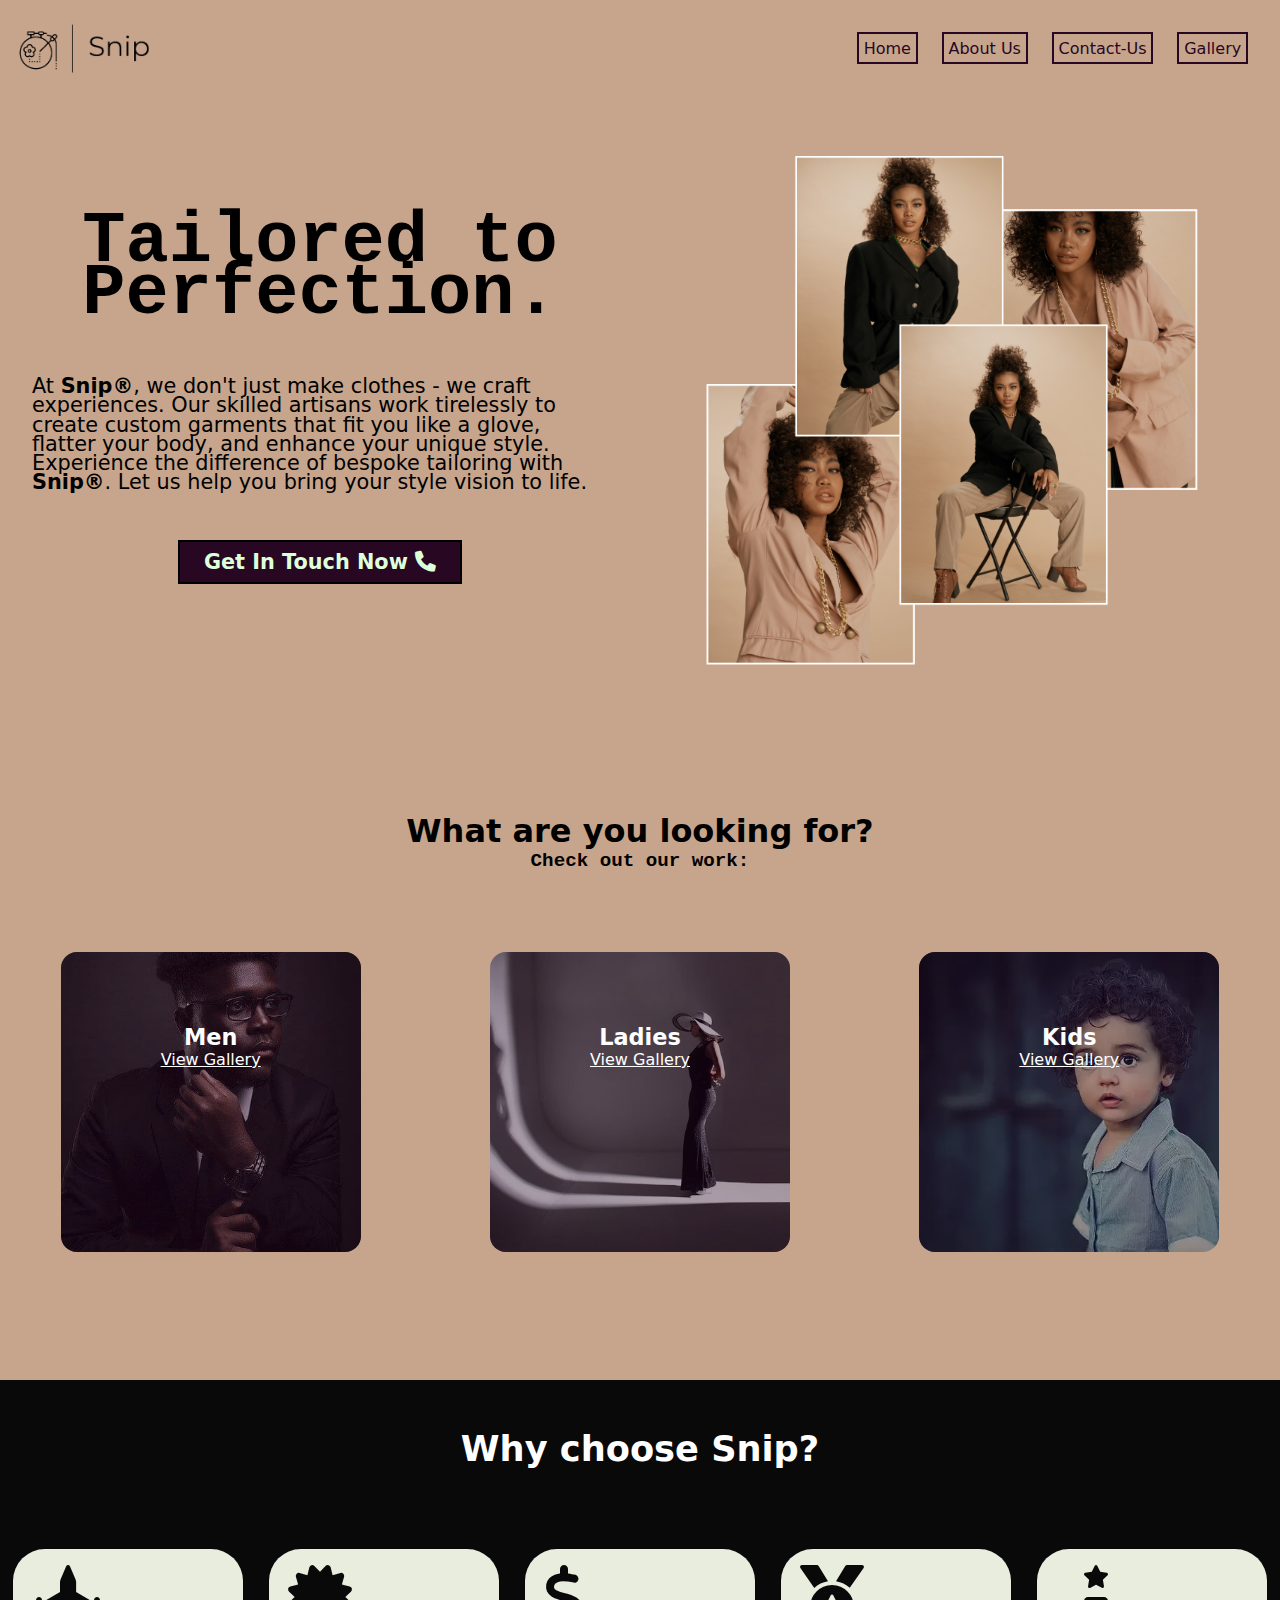
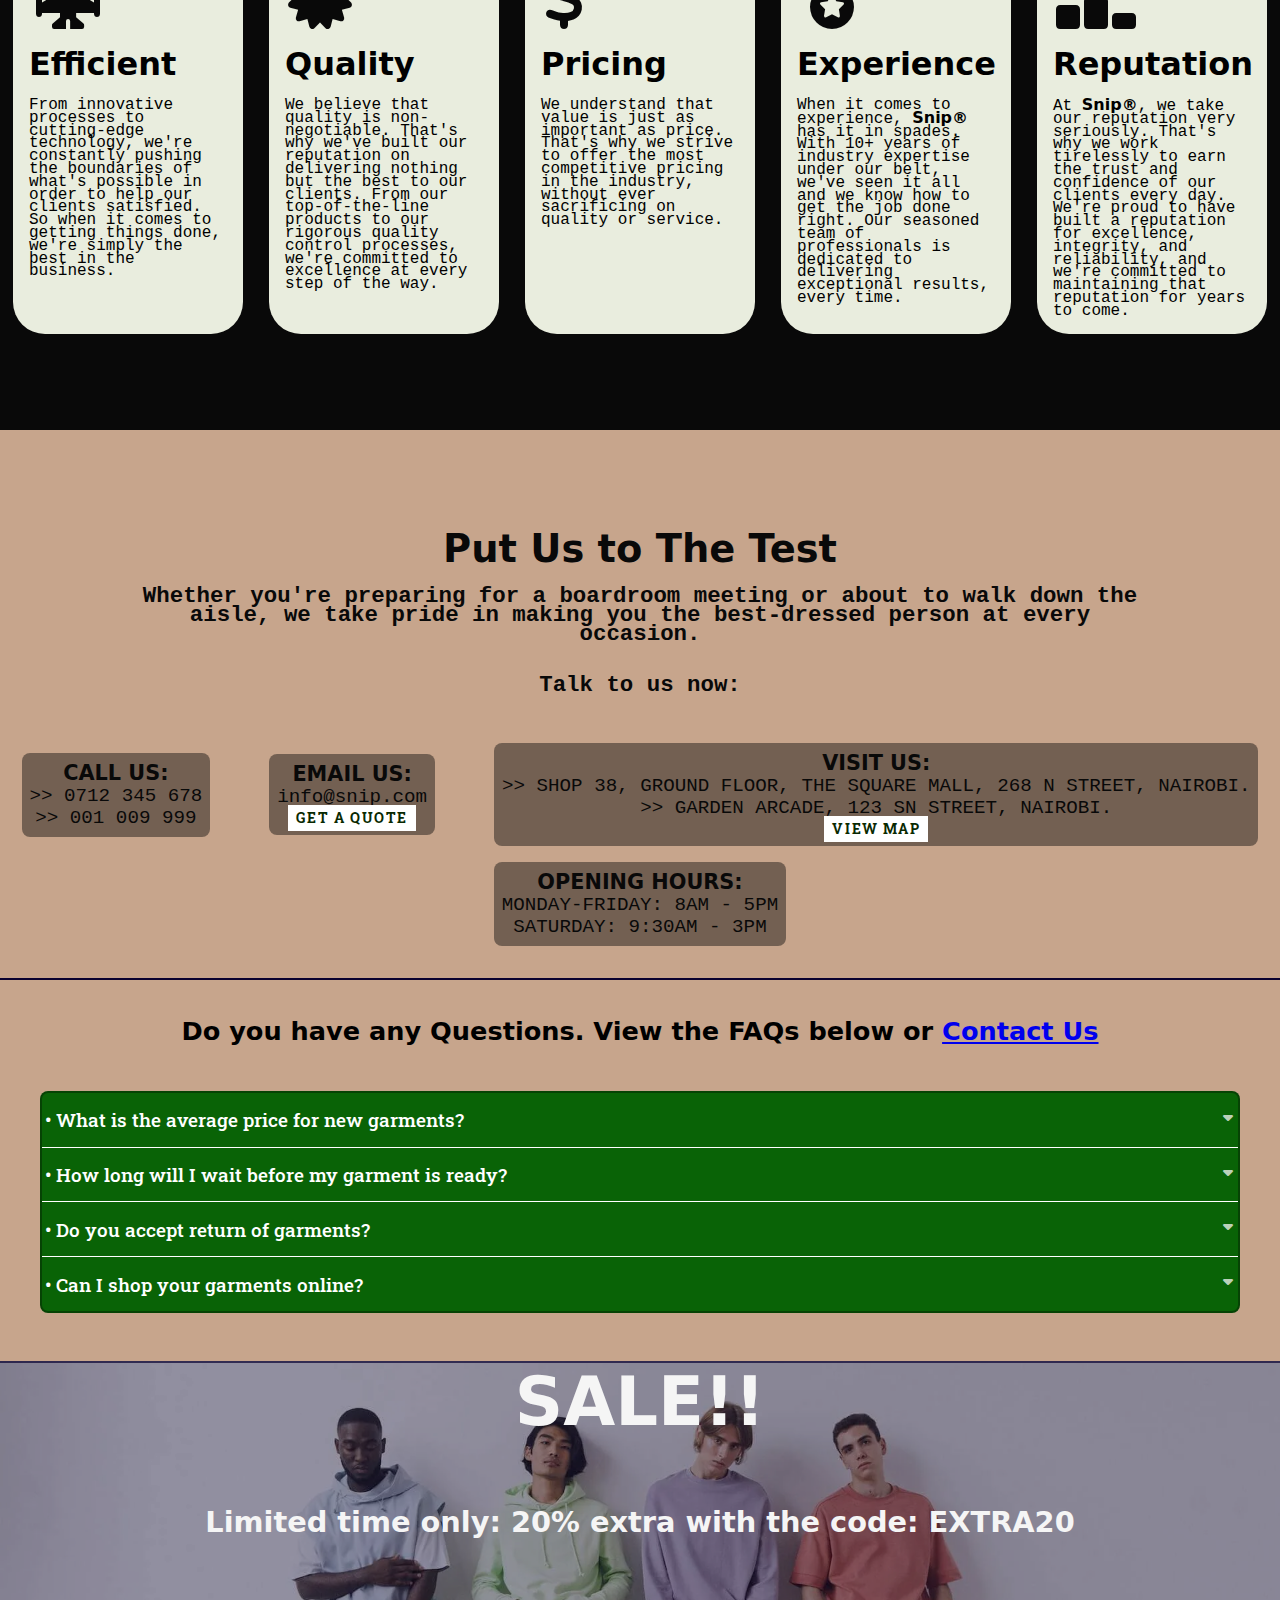
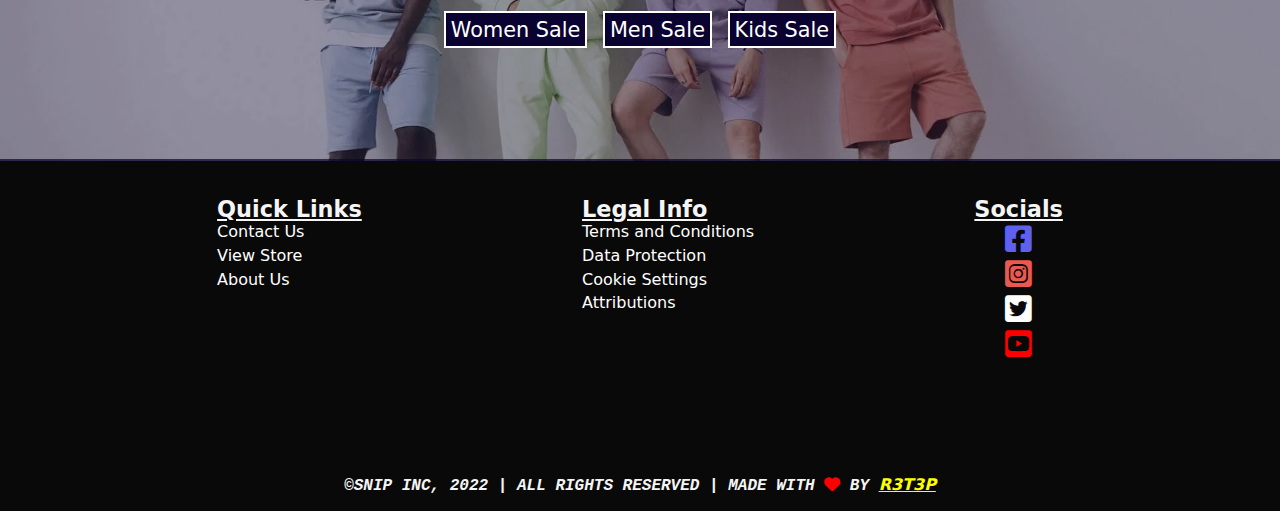
<file: index.html>
<!DOCTYPE html>
<html lang="en">
<head>
    <meta charset="UTF-8">
    <meta name="viewport" content="width=device-width, initial-scale=1.0">
    <link rel="stylesheet" href="./resources/css/styles.css" type="text/css">
    <script src="./resources/nav.js" defer></script>
    <title>Snip Sewing Shop</title>
    <!-- <link rel="preconnect" href="https://fonts.googleapis.com">
    <link rel="preconnect" href="https://fonts.gstatic.com" crossorigin> -->
    <link href="https://fonts.googleapis.com/css2?family=Roboto+Slab:wght@300&display=swap" rel="stylesheet">
    <link href="./resources/fontawesome/css/all.css" rel="stylesheet">

    <link rel="apple-touch-icon" sizes="180x180" href="./favicon/apple-touch-icon.png">
    <link rel="icon" type="image/png" sizes="32x32" href="./favicon/favicon-32x32.png">
    <link rel="icon" type="image/png" sizes="16x16" href="./favicon/favicon-16x16.png">
    <link rel="manifest" href="./favicon/site.webmanifest">
    <!-- <link href="./resources/fontawesome/fontawesome.css" rel="stylesheet">
    <link href="./resources/fontawesome/brands.css" rel="stylesheet">
    <link href="./resources/fontawesome/solid.css" rel="stylesheet"> -->
</head>

<body>
    <header class="primary-header flex">
        <div class="logo">
            <a href="./index.html">
                <div class="img"></div>
            </a> 
        </div>

        <nav>
            <ul id="primary-navigation" class="primary-navigation flex">
                <li><a href="index.html">Home</a></li>
                <li><a href="./pages/about/about.html">About Us</a></li>
                <li><a href="./pages/contact/contact.html">Contact-Us</a></li>
                <li><a href="./pages/gallery/gallery.html">Gallery</a></li>
            </ul>
        </nav>

        

        <div class="burger" aria-controls="primary-navigation" aria-expanded="false">
            <span class="menu-text">MENU</span>
            <span class="close-text">CLOSE</span>
            <div class="line1"></div>
            <div class="line2"></div>
            <div class="line3"></div>
        </div>

    </header>

    <section class="image-header-container">
        <div class="image-header">

            <div class="image-header-text">
                <h1>Tailored to Perfection.</h1>
                <p>
                    At <span class="bold">Snip&#174;</span>, we don't just make clothes - we craft experiences. Our skilled artisans work tirelessly to
                    create custom garments that fit you like a glove, flatter your body, and enhance your unique style.
                    Experience the difference of bespoke tailoring with <span class="bold">Snip&#174;</span>. Let us help you bring your style vision to
                    life.
                </p>
                <a href="./pages/contact/contact.html">Get In Touch Now&nbsp;<span class="fa-solid fa-phone"></span></a>
            </div>
        </div>

        <!-- <div class="header-btn">
            <a href="./pages/contact/contact.html"><button>CONTACT US</button></a>
        </div> -->
    </section>

    <!-- <a href="#primary-navigation"><span class="menu-text">MENU</span></a>  -->

    <main>
        <!-- Description section -->
        <section class="description-container">
            <div class="description">
                <p>
                    At <span class="bold">Snip&#174;</span>, we don't just make clothes - we craft experiences. Our skilled artisans work tirelessly to
                    create custom garments that fit you like a glove, flatter your body, and enhance your unique style.
                    Experience the difference of bespoke tailoring with <span class="bold">Snip&#174;</span>. Let us help you bring your style vision to
                    life.
                </p>
            </div>
        </section>

        <!-- Services section -->
        <section class="services-container">
            <div class="services-header">
                <h1>What are you looking for?</h1>
                <p>Check out our work:</p>
            </div>
            
            <div class="services-list">
                <div class="men service">
                    <h1>Men</h1>
                    <a href="./pages/gallery/gallery.html">View Gallery</a>
                </div>
                <div class="ladies service">
                    <h1>Ladies</h1>
                    <a href="./pages/gallery/gallery.html">View Gallery</a>
                </div>
                <div class="kids service">
                    <h1>Kids</h1>
                    <a href="./pages/gallery/gallery.html">View Gallery</a>
                </div>
            </div>
        </section>

        <!-- Why-us section -->
        <section class="why-us-container">
            <h1 id="why-header">Why choose Snip?</h1> 
            <div class="why-us">
                <div class="efficient why">
                    <h1>Efficient</h1>
                    <p>From innovative processes to cutting-edge technology, we're constantly pushing the boundaries of what's possible in order to help our clients satisfied. So when it comes to getting things done, we're simply the best in the business.</p>
                </div>

                <div class="quality why">
                    <h1>Quality</h1>
                    <p>We believe that quality is non-negotiable. That's why we've built our reputation on delivering nothing but the best to our clients. From our top-of-the-line products to our rigorous quality control processes, we're committed to excellence at every step of the way.</p>
                </div>

                <div class="pricing why">
                    <h1>Pricing</h1>
                    <p>We understand that value is just as important as price. That's why we strive to offer the most competitive pricing in the industry, without ever sacrificing on quality or service.</p>
                </div>

                <div class="experience why">
                    <h1>Experience</h1>
                    <p>When it comes to experience, <span class="bold">Snip&#174;</span> has it in spades. With 10+ years of industry expertise under our belt, we've seen it all and we know how to get the job done right. Our seasoned team of professionals is dedicated to delivering exceptional results, every time.</p>
                </div>

                <div class="reputation why">
                    <h1>Reputation</h1>
                    <p>At <span class="bold">Snip&#174;</span>, we take our reputation very seriously. That's why we work tirelessly to earn the trust and confidence of our clients every day. We're proud to have built a reputation for excellence, integrity, and reliability, and we're committed to maintaining that reputation for years to come.</p>
                </div>
            </div>
        </section>

        <!-- Contact-us section -->
        <section class="contact-us-container" id="contact-us">
            <div class="contact-us">
                <h1>Put Us to The Test</h1>
                <p>Whether you're preparing for a boardroom meeting or about to walk down the aisle, we take pride in making you the best-dressed person at every occasion.</p>
                <p>Talk to us now: </p>
            </div>
               
            <div class="contact-us-list">
                <div class="call-us contact">
                    <h1>CALL US:</h1>
                    <p>>> 0712 345 678</p>
                    <p>>> 001 009 999</p>
                </div>
                <div class="email-us contact">
                   <h1>EMAIL US:</h1>
                   <p>info@snip.com</p>
                   <a href="./pages/contact/contact.html">GET A QUOTE</a>
                </div>
                <div class="visit-us contact">
                    <h1>VISIT US:</h1>
                    <p>>> SHOP 38, GROUND FLOOR, THE SQUARE MALL, 268 N STREET, NAIROBI.</p>
                    <p>>> GARDEN ARCADE, 123 SN STREET, NAIROBI.</p>
                    <a href="./pages/map/maps.html">VIEW MAP</a>
                </div>
                <div class="opening-hours contact">
                    <h1>OPENING HOURS:</h1>
                    <p>MONDAY-FRIDAY: 8AM - 5PM</p>
                    <p>SATURDAY: 9:30AM - 3PM</p>
                </div>
            </div>
        </section>

        <!-- Testimonials sections -->
        <!-- <section class="testimonials-container">
            <h1 id="testimonial-header">Testimonials</h1>
            <p>Check out what our customers say:</p>
            <div class="testimonials">
                <div class="jane testimony">
                    <img src="./resources/images/girl.webp" alt="girl">
                    <h1>Jane Doe</h1>
                    <q>Lorem ipsum dolor, sit amet consectetur adipisicing elit. Quae tempora cum possimus, quia quidem officia non totam libero impedit esse accusantium! Corporis est fuga aspernatur vitae accusamus laborum vel corrupti.</q>
                </div>
                <div class="john testimony">
                    <img src="./resources/images/man (2).webp" alt="girl">
                    <h1>John Doe</h1>
                    <q>Lorem ipsum dolor, sit amet consectetur adipisicing elit. Quae tempora cum possimus, quia quidem officia non totam libero impedit esse accusantium! Corporis est fuga aspernatur vitae accusamus laborum vel corrupti.</q>
                </div>
                <div class="doe testimony">
                    <img src="./resources/images/model.webp" alt="girl">
                    <h1>Doe Jane</h1>
                    <q>Lorem ipsum dolor, sit amet consectetur adipisicing elit. Quae tempora cum possimus, quia quidem officia non totam libero impedit esse accusantium! Corporis est fuga aspernatur vitae accusamus laborum vel corrupti.</q>
                </div>
            </div>
        </section> -->

        <!-- FAQ section -->
        <section class="faq-container">
            <h1>Do you have any Questions. View the FAQs below or <a href="./pages/contact/contact.html">Contact Us</a></h1>
            <div class="accordion">
                <div>
                    <input type="checkbox" name="faq-accordion" id="question1" class="accordion-input">
                    <label for="question1" class="accordion-label">&#x2022; What is the average price for new garments?</label>
                    <div class="accordion-content">
                        <p>Lorem ipsum dolor sit amet consectetur adipisicing elit. Quas quis fugiat debitis reiciendis quisquam praesentium architecto commodi eveniet nisi esse! ipsum, dolor sit amet consectetur adipisicing elit. Et, tenetur.</p>
                    </div>
                </div>

                <div>
                    <input type="checkbox" name="faq-accordion" id="question2" class="accordion-input">
                    <label for="question2" class="accordion-label">&#x2022; How long will I wait before my garment is ready?</label>
                    <div class="accordion-content">
                        <p>Lorem ipsum dolor sit amet consectetur, adipisicing elit. Beatae eaque odio sed quas eveniet cum laudantium neque fuga debitis ipsam. ipsum, dolor sit amet consectetur adipisicing elit. Et, tenetur.</p>
                    </div>
                </div>

                <div>
                    <input type="checkbox" name="faq-accordion" id="question3" class="accordion-input">
                    <label for="question3" class="accordion-label">&#x2022; Do you accept return of garments?</label>
                    <div class="accordion-content">
                        <p>Lorem, ipsum dolor sit amet consectetur adipisicing elit. Tempora amet rerum ea corporis dignissimos optio minima porro est perspiciatis enim. ipsum, dolor sit amet consectetur adipisicing elit. Et, tenetur.</p>
                    </div>
                </div>

                <div>
                    <input type="checkbox" name="faq-accordion" id="question4" class="accordion-input">
                    <label for="question4" class="accordion-label last">&#x2022; Can I shop your garments online?</label>
                    <div class="accordion-content">
                        <p>Lorem, ipsum dolor sit amet consectetur adipisicing elit. Tempora amet rerum ea corporis dignissimos optio minima porro est perspiciatis enim. ipsum, dolor sit amet consectetur adipisicing elit. Et, tenetur.</p>
                    </div>
                </div>
            </div>
        </section>

        <!-- SALE Section -->
        <section class="sale-container">
            <div class="sale">
                <h1>SALE!!</h1>
                <p>Limited time only: 20% extra with the code: EXTRA20</p>
                <div class="sale-links">
                    <a href="./pages/gallery/gallery.html">Women Sale</a>
                    <a href="./pages/gallery/gallery.html">Men Sale</a>
                    <a href="./pages/gallery/gallery.html">Kids Sale</a>
                </div>
            </div>
        </section>

    </main>
    
    <!-- FOOTER SECTION -->
    <footer>
        <section class="footer-container">
            <div class="quick-links footer-types">
                <h1>Quick Links</h1>
                <div class="footer-links">
                    <a href="./pages/contact/contact.html">Contact Us</a>
                    <a href="./pages/gallery/gallery.html">View Store</a>
                    <a href="./pages/about/about.html">About Us</a>
                </div>
            </div>

            <div class="legal footer-types">
                <h1>Legal Info</h1>
                <div class="footer-links">
                    <a href="./pages/terms/terms.html">Terms and Conditions</a>
                    <a href="./pages/terms/terms.html#global">Data Protection</a>
                    <a href="./pages/terms/terms.html">Cookie Settings</a>
                    <a href="./pages/attribution/attributions.html">Attributions</a>
                </div>
            </div>

            <div class="socials footer-types">
                <h1>Socials</h1>
                <div class="footer-links" id="social">
                    <a href="https://facebook.com" target="_blank" class="facebook"><span class="fa-brands fa-square-facebook"></span></a>
                    <a href="https://instagram.com" target="_blank"><span class="fa-brands fa-square-instagram"></span></a>
                    <a href="https://twitter.com" target="_blank"><span class="fa-brands fa-square-twitter"></span></a>
                    <a href="https://youtube.com" target="_blank"><span class="fa-brands fa-square-youtube"></span></a>
                </div>
            </div>
        </section>
        <p class="footer-text">&copy;Snip Inc, 2022 | All rights Reserved | Made with <span class="fa-solid fa-heart"></span> by <a href="https://github.com/pggitau" target="_blank">R3t3p</a></p>
    </footer>
        
</body>
</html>
</file>
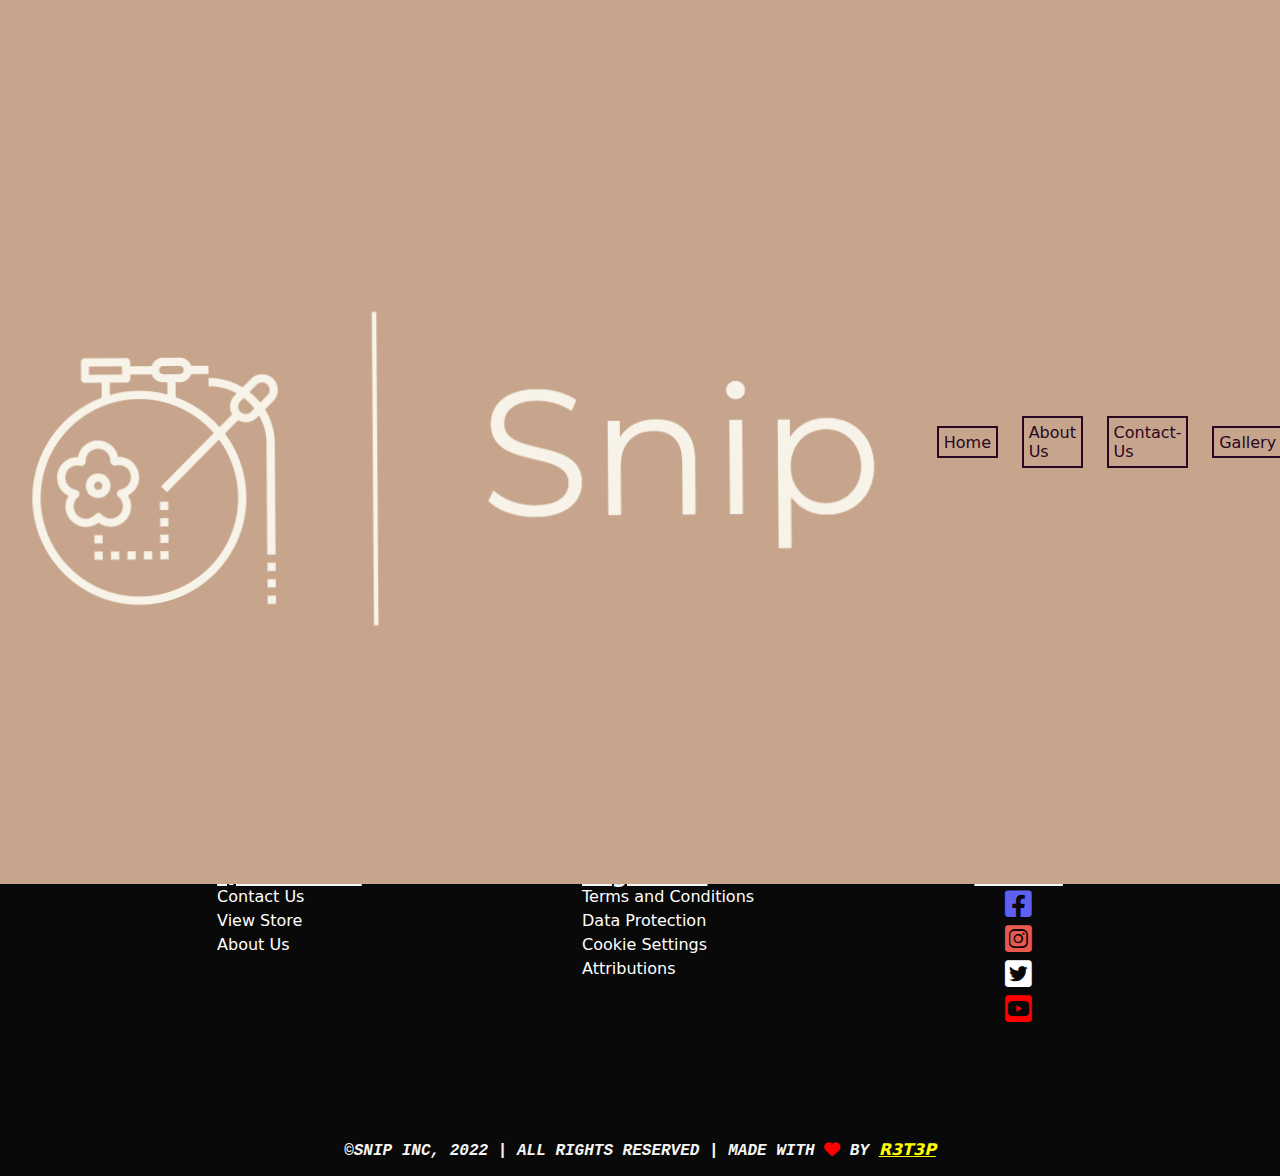
<file: pages/success.html>
<!DOCTYPE html>
<html lang="en">
<head>
    <meta charset="UTF-8">
    <meta name="viewport" content="width=device-width, initial-scale=1.0">
    <link rel="stylesheet" href="../resources/css/styles.css" type="text/css">
    <link rel="stylesheet" href="./success.css" type="text/css">
    <script src="../resources/nav.js" defer></script>
    <title>Snip Sewing Shop</title>
    <link href="https://fonts.googleapis.com/css2?family=Roboto+Slab:wght@300&display=swap" rel="stylesheet">
    <link href="../resources/fontawesome/css/all.css" rel="stylesheet">
    
    <link rel="apple-touch-icon" sizes="180x180" href="../favicon/apple-touch-icon.png">
    <link rel="icon" type="image/png" sizes="32x32" href="../favicon/favicon-32x32.png">
    <link rel="icon" type="image/png" sizes="16x16" href="../favicon/favicon-16x16.png">
    <link rel="manifest" href="../favicon/site.webmanifest">
</head>

<body>
    <header class="primary-header flex">
        <div class="logo">
            <a href="../index.html"><img src="../resources/images/Snip-logos/Snip-logos_transparent2.png" alt="Snip Embroidery logo"></a> 
        </div>

        <nav>
            <ul id="primary-navigation" class="primary-navigation flex">
                <li><a href="../index.html">Home</a></li>
                <li><a href="./about/about.html">About Us</a></li>
                <li><a href="./contact/contact.html">Contact-Us</a></li>
                <li><a href="./gallery/gallery.html">Gallery</a></li>
            </ul>
        </nav>

        

        <div class="burger" aria-controls="primary-navigation" aria-expanded="false">
            <span class="menu-text">MENU</span>
            <span class="close-text">CLOSE</span>
            <div class="line1"></div>
            <div class="line2"></div>
            <div class="line3"></div>
        </div>

    </header>

    <main>
        <div class="message-container">
            <h1>Success</h1>
            <p>Thank you!!</p>
            <p>The form was submitted successfully.</p>
            <p>We will get back to you very, very soon.</p>
            <p id="last">Go back to the <a href="../index.html">Home Page</a></p>
        </div>
        
    </main>
    
    <!-- FOOTER SECTION -->
    <footer>
        <section class="footer-container">
            <div class="quick-links footer-types">
                <h1>Quick Links</h1>
                <div class="footer-links">
                    <a href="./contact/contact.html">Contact Us</a>
                    <a href="./gallery/gallery.html">View Store</a>
                    <a href="./about/about.html">About Us</a>
                </div>
            </div>

            <div class="legal footer-types">
                <h1>Legal Info</h1>
                <div class="footer-links">
                    <a href="./terms/terms.html">Terms and Conditions</a>
                    <a href="./terms/terms.html#global">Data Protection</a>
                    <a href="./terms/terms.html">Cookie Settings</a>
                    <a href="./attribution/attributions.html">Attributions</a>
                </div>
            </div>

            <div class="socials footer-types">
                <h1>Socials</h1>
                <div class="footer-links" id="social">
                    <a href="https://facebook.com" target="_blank" class="facebook"><span class="fa-brands fa-square-facebook"></span></a>
                    <a href="https://instagram.com" target="_blank"><span class="fa-brands fa-square-instagram"></span></a>
                    <a href="https://twitter.com" target="_blank"><span class="fa-brands fa-square-twitter"></span></a>
                    <a href="https://youtube.com" target="_blank"><span class="fa-brands fa-square-youtube"></span></a>
                </div>
            </div>
        </section>
        <p class="footer-text">&copy;Snip Inc, 2022 | All rights Reserved | Made with <span class="fa-solid fa-heart"></span> by <a href="https://github.com/pggitau" target="_blank">R3t3p</a></p>
    </footer>
        
</body>
</html>
</file>
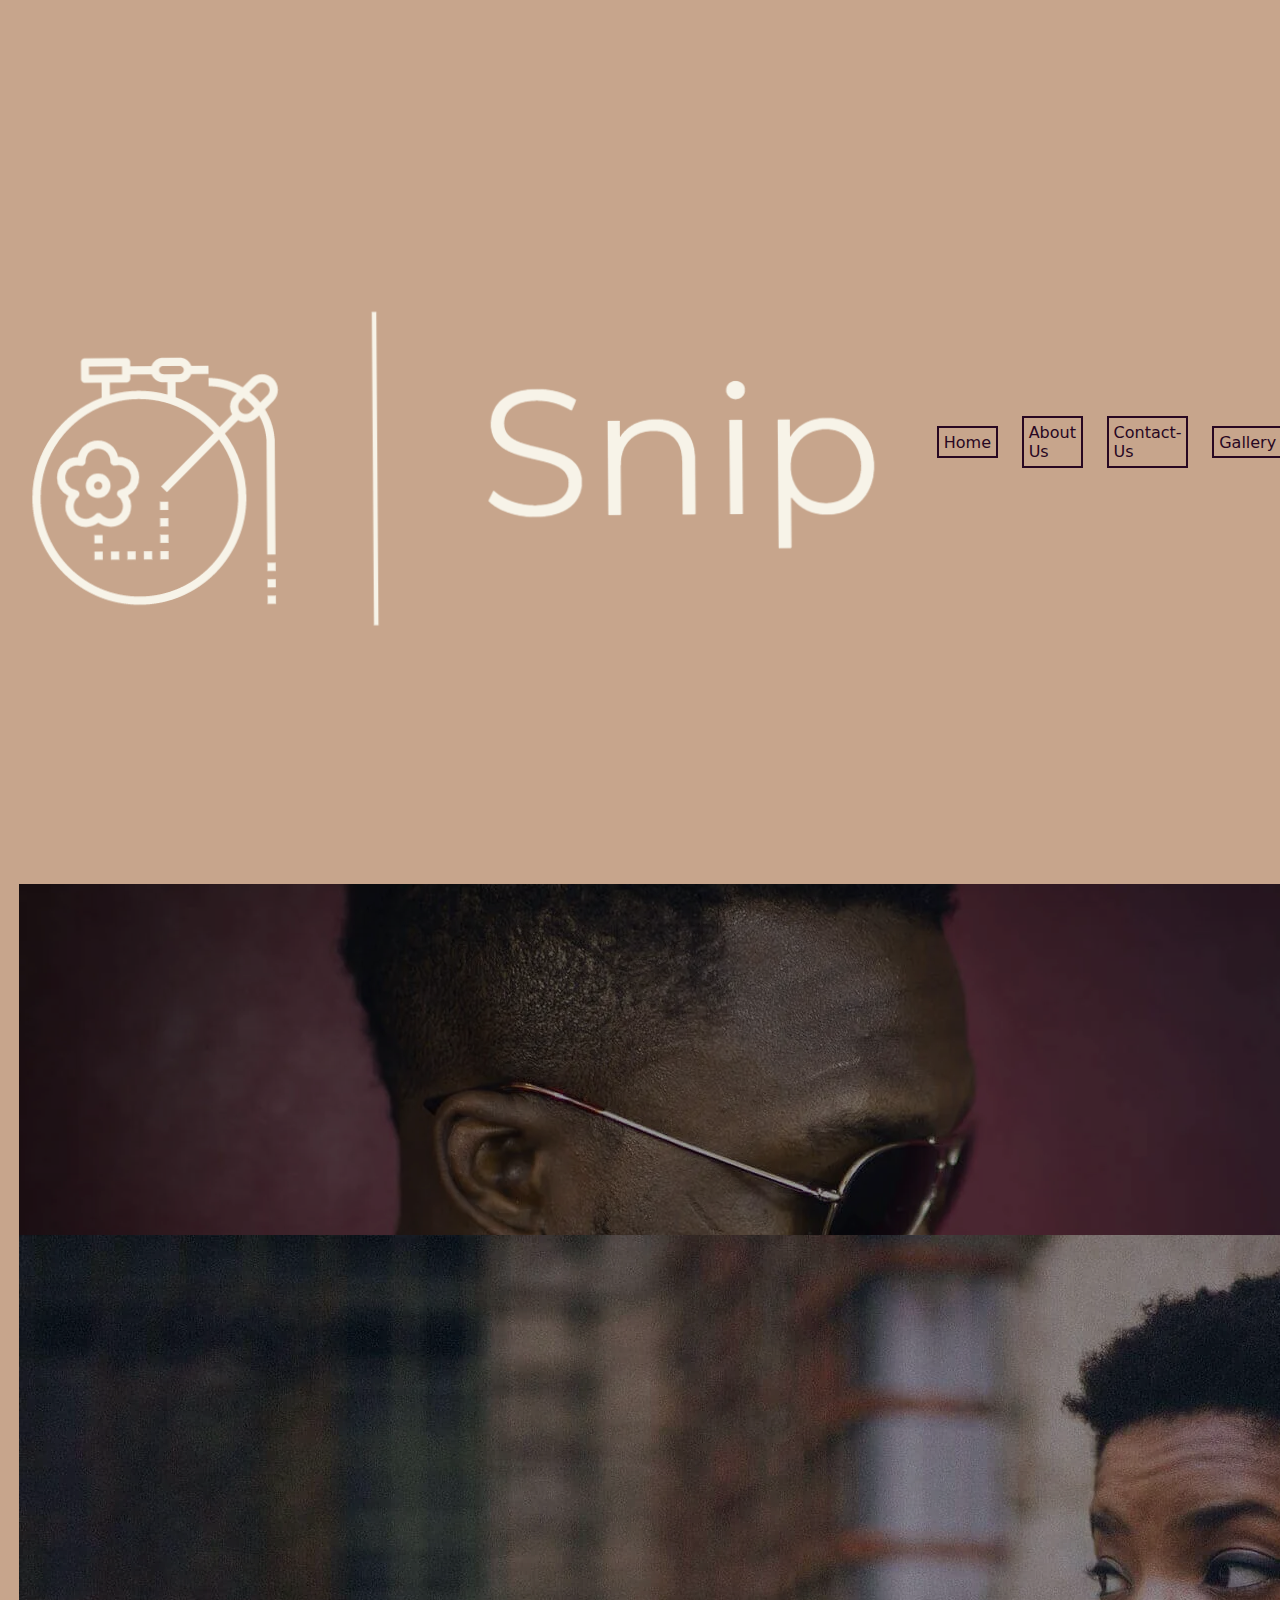
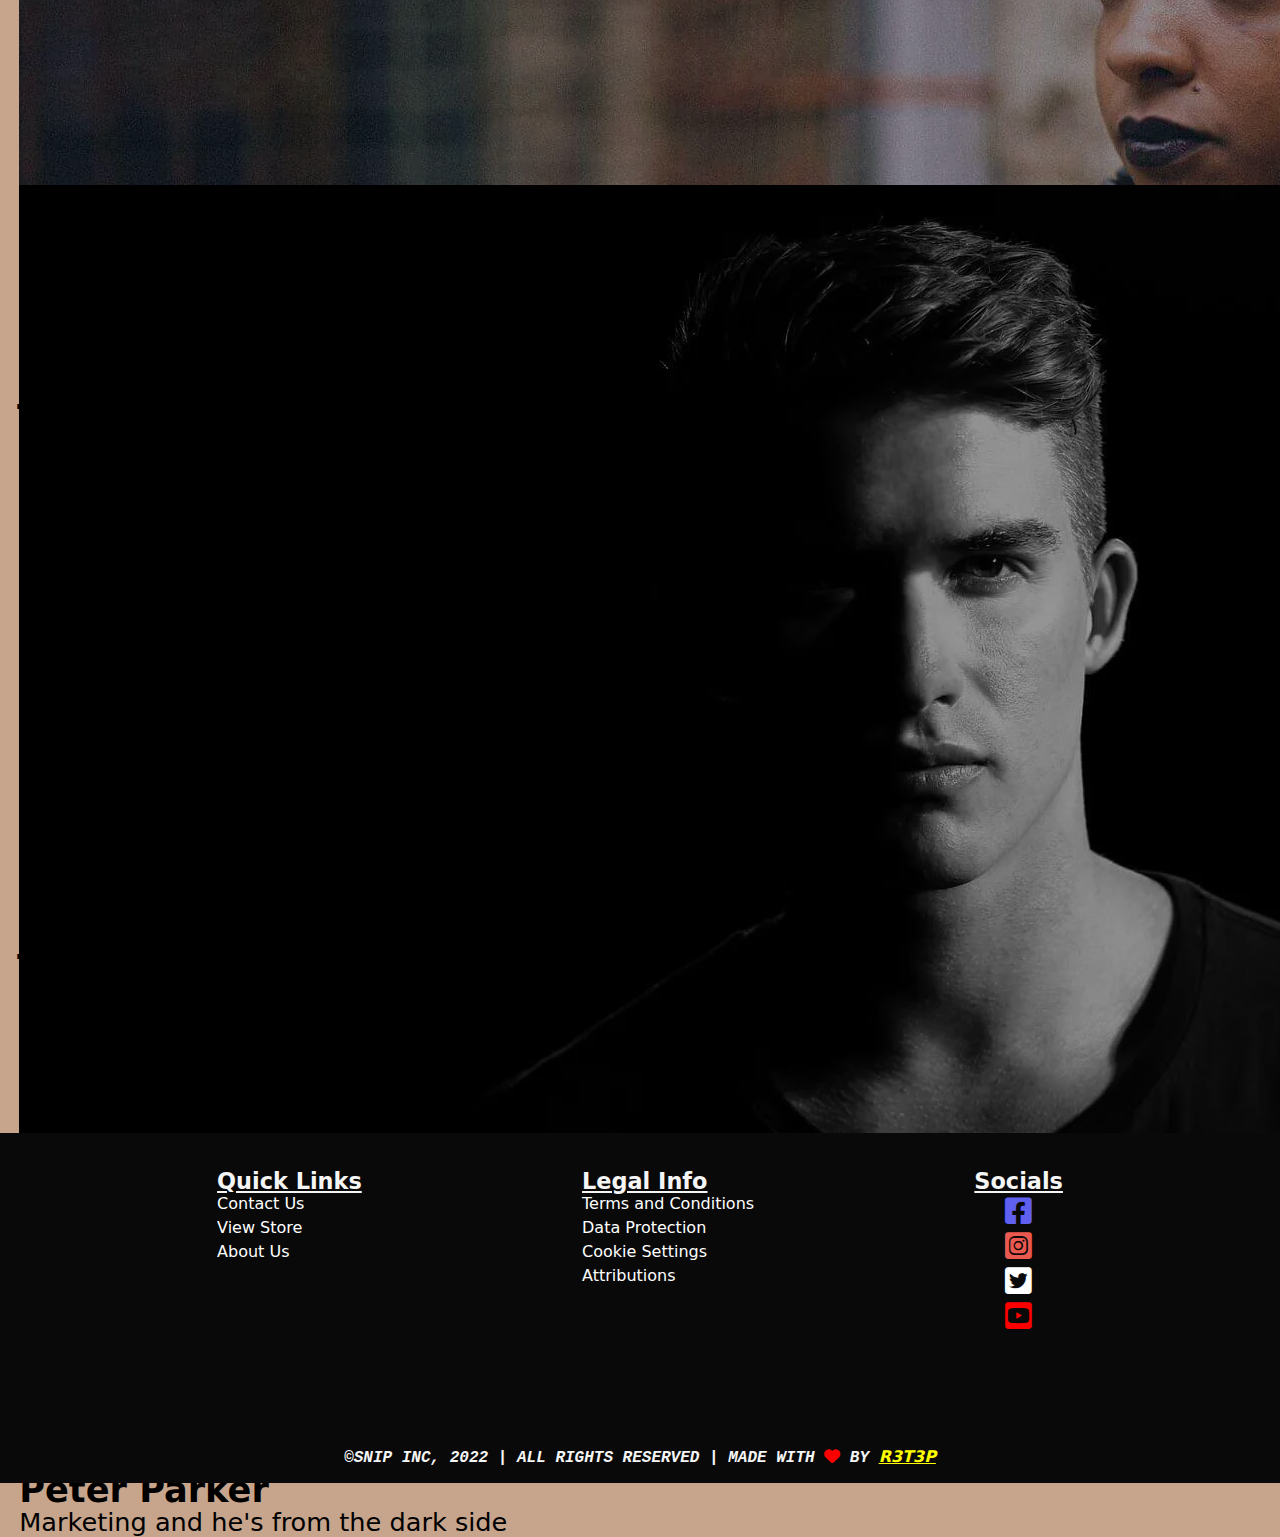
<file: pages/about/about.html>
<!DOCTYPE html>
<html lang="en">
<head>
    <meta charset="UTF-8">
    <meta name="viewport" content="width=device-width, initial-scale=1.0">
    <!-- CSS STYLES -->
    <link rel="stylesheet" href="../../resources/css/styles.css" type="text/css">
    <link rel="stylesheet" href="./styles.css" type="text/css">
    <!-- NAVBAR JS -->
    <script src="../../resources/nav.js" defer></script>
    <title>Snip Sewing Shop</title>
    <!-- BOOTSTRAP -->
    <link href="https://cdn.jsdelivr.net/npm/bootstrap@5.3.0-alpha1/dist/css/bootstrap.min.css" rel="stylesheet"
        integrity="sha384-GLhlTQ8iRABdZLl6O3oVMWSktQOp6b7In1Zl3/Jr59b6EGGoI1aFkw7cmDA6j6gD" crossorigin="anonymous"
    >
    <script src="https://cdn.jsdelivr.net/npm/bootstrap@5.3.0-alpha1/dist/js/bootstrap.bundle.min.js"
        integrity="sha384-w76AqPfDkMBDXo30jS1Sgez6pr3x5MlQ1ZAGC+nuZB+EYdgRZgiwxhTBTkF7CXvN"
        crossorigin="anonymous" defer>
    </script>
    <!-- GOOGLE FONT -->
    <link href="https://fonts.googleapis.com/css2?family=Roboto+Slab:wght@300&display=swap" rel="stylesheet">
    <!-- FONTAWESOME -->
    <link href="../../resources/fontawesome/css/all.css" rel="stylesheet">
    <!-- FAVICON -->
    <link rel="apple-touch-icon" sizes="180x180" href="../../favicon/apple-touch-icon.png">
    <link rel="icon" type="image/png" sizes="32x32" href="../../favicon/favicon-32x32.png">
    <link rel="icon" type="image/png" sizes="16x16" href="../../favicon/favicon-16x16.png">
    <link rel="manifest" href="../../favicon/site.webmanifest">
</head>

<body>
    <header class="primary-header flex">
        <div class="logo">
            <a href="../../index.html"><img src="../../resources/images/Snip-logos/Snip-logos_transparent2.png" alt="Snip Embroidery logo"></a> 
        </div>

        <nav>
            <ul id="primary-navigation" class="primary-navigation flex">
                <li><a href="../../index.html">Home</a></li>
                <li><a href="./about.html">About Us</a></li>
                <li><a href="../contact/contact.html">Contact-Us</a></li>
                <li><a href="../gallery/gallery.html">Gallery</a></li>
            </ul>
        </nav>

        

        <div class="burger" aria-controls="primary-navigation" aria-expanded="false">
            <span class="menu-text">MENU</span>
            <span class="close-text">CLOSE</span>
            <div class="line1"></div>
            <div class="line2"></div>
            <div class="line3"></div>
        </div>

    </header>

    <!-- ABOUT-US SECTION -->
    <main>
        <section class="about-container">
            <!-- HERO IMAGE -->
            <div class="hero">
                <div class="hero-text">
                    <h1>MEET OUR TEAM</h1>
                    <p>We are all very different. We were born in different cities, at different times, we love different music, food, movies. But we have something that unites us all. It is our company. We are its heart. We are not just a team, we are a family.</p>
                    <a href="../contact/contact.html">CONTACT US</a>
                </div>
            </div>

            <br>

            <!-- CAROUSEL SECTION -->
            <!-- carousel header -->
            <div class="carousel-header">
                <h1>Get to know the dedicated people behind Snip:</h1>
            </div>

            <!-- carousel -->
            <div id="hero-carousel" class="carousel slide">
                <!-- bottom indicators -->
                <div class="carousel-indicators">
                    <button type="button" data-bs-target="#hero-carousel" data-bs-slide-to="0" class="active" aria-current="true" aria-label="Slide 1"></button>
                    <button type="button" data-bs-target="#hero-carousel" data-bs-slide-to="1" aria-label="Slide 2"></button>
                    <button type="button" data-bs-target="#hero-carousel" data-bs-slide-to="2" aria-label="Slide 3"></button>
                  </div>

                  <!-- carousel -->
                <div class="carousel-inner">
                  <div class="carousel-item active c-item">
                    <img src="../../resources/images/carousel1.webp" class="d-block w-100 c-img" alt="black man">
                    <div class="carousel-caption top-0">
                        <h5>John Doe</h5>
                        <p>CEO and he loves his sun-glasses</p>
                      </div>
                  </div>
                  <div class="carousel-item c-item">
                    <img src="../../resources/images/carousel2.webp" class="d-block w-100 c-img" alt="black lady">
                    <div class="carousel-caption top-0">
                        <h5>Jane Doe</h5>
                        <p>HR and she doesn't like cameras</p>
                      </div>
                  </div>
                  <div class="carousel-item c-item">
                    <img src="../../resources/images/carousel3.webp" class="d-block w-100 c-img" alt="a man">
                    <div class="carousel-caption top-0">
                        <h5>Peter Parker</h5>
                        <p>Marketing and he's from the dark side</p>
                      </div>
                  </div>
                </div>

                <!-- carousel button controls -->
                <button class="carousel-control-prev" type="button" data-bs-target="#hero-carousel" data-bs-slide="prev">
                  <span class="carousel-control-prev-icon" aria-hidden="true"></span>
                  <span class="visually-hidden">Previous</span>
                </button>
                <button class="carousel-control-next" type="button" data-bs-target="#hero-carousel" data-bs-slide="next">
                  <span class="carousel-control-next-icon" aria-hidden="true"></span>
                  <span class="visually-hidden">Next</span>
                </button>
            </div>

            <br>
            <br>

            <!-- about-footer -->
            <div class="about-footer">
                <h1>What makes us different?</h1>
                <p>Our passion stems from our people. We value diversity and believe that different backgrounds, ideas and perspectives
                    are what make us a stronger and a more capable team. We blend our strengths together, combining our business
                    experience and creative minds to bring the best ideas to the table and drive results for our cutomers.
                </p>
            </div>

            <br>
            <br>
        </section>
    </main>


    <!-- FOOTER SECTION -->
    <footer class="contact-footer">
        <section class="footer-container">
            <div class="quick-links footer-types">
                <h1>Quick Links</h1>
                <div class="footer-links">
                    <a href="../contact/contact.html">Contact Us</a>
                    <a href="../gallery/gallery.html">View Store</a>
                    <a href="./about.html">About Us</a>
                </div>
            </div>

            <div class="legal footer-types">
                <h1>Legal Info</h1>
                <div class="footer-links">
                    <a href="../terms/terms.html">Terms and Conditions</a>
                    <a href="../terms/terms.html#global">Data Protection</a>
                    <a href="../terms/terms.html">Cookie Settings</a>
                    <a href="../attribution/attributions.html">Attributions</a>
                </div>
            </div>

            <div class="socials footer-types">
                <h1>Socials</h1>
                <div class="footer-links" id="social">
                    <a href="https://facebook.com" target="_blank" class="facebook"><span class="fa-brands fa-square-facebook"></span></a>
                    <a href="https://instagram.com" target="_blank"><span class="fa-brands fa-square-instagram"></span></a>
                    <a href="https://twitter.com" target="_blank"><span class="fa-brands fa-square-twitter"></span></a>
                    <a href="https://youtube.com" target="_blank"><span class="fa-brands fa-square-youtube"></span></a>
                </div>
            </div>
        </section>
        <p class="footer-text">&copy;Snip Inc, 2022 | All rights Reserved | Made with <span class="fa-solid fa-heart"></span> by <a href="https://github.com/pggitau" target="_blank">R3t3p</a></p>
    </footer>
</body>
</html>
</file>
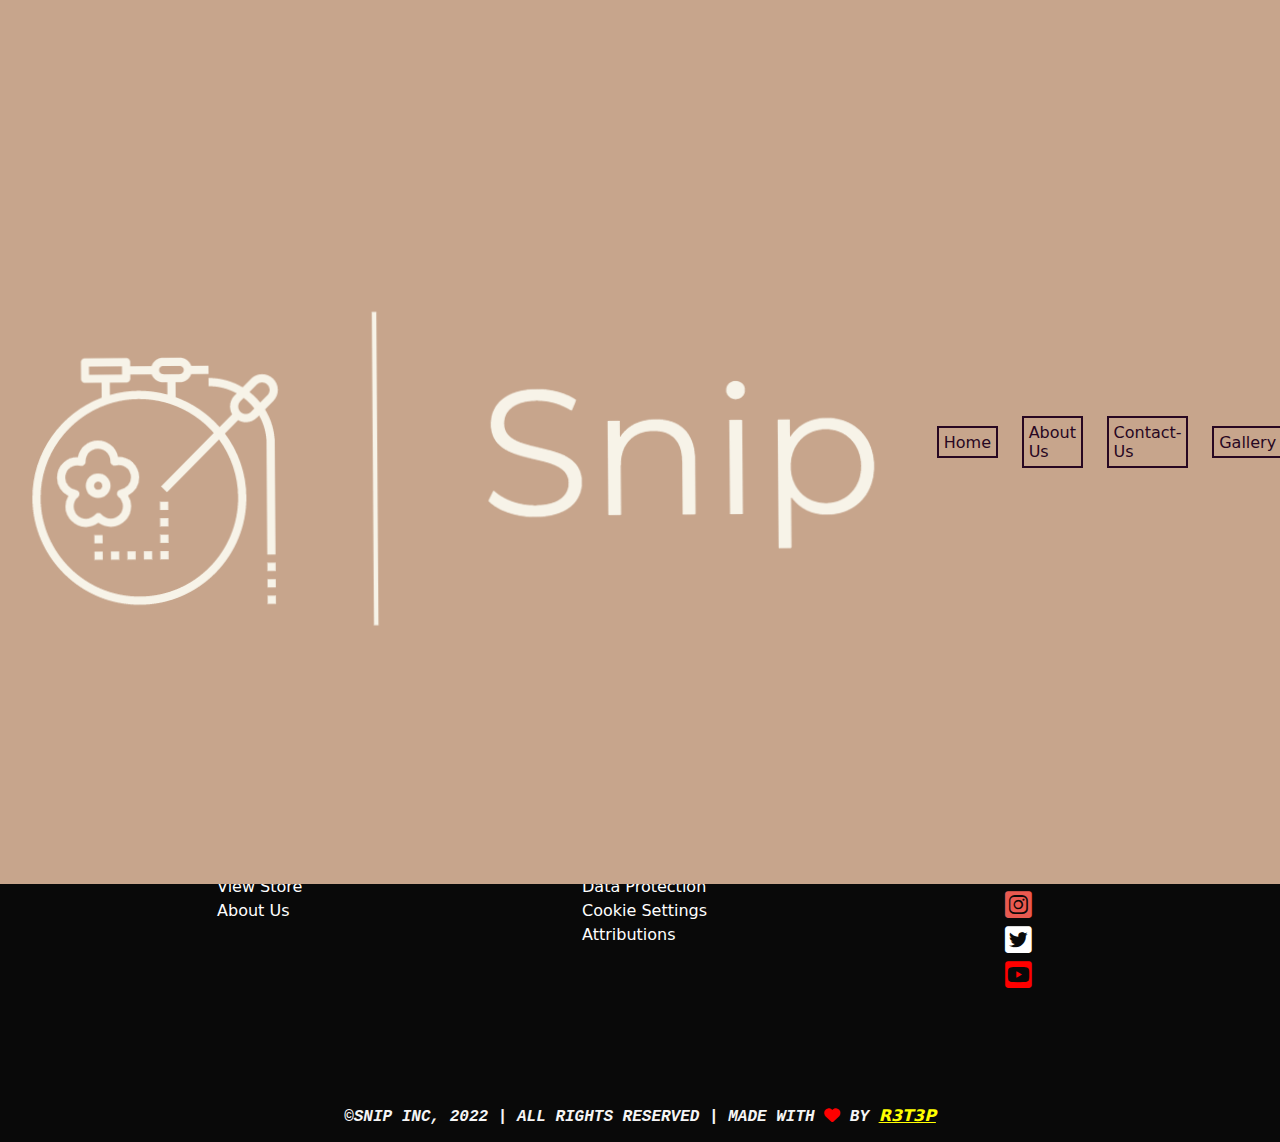
<file: pages/attribution/attributions.html>
<!DOCTYPE html>
<html lang="en">
<head>
    <meta charset="UTF-8">
    <meta name="viewport" content="width=device-width, initial-scale=1.0">
    <link rel="stylesheet" href="../../resources/css/styles.css" type="text/css">
    <link rel="stylesheet" href="./attributions.css" type="text/css">
    <script src="../../resources/nav.js" defer></script>
    <title>Snip Sewing Shop</title>
    <link href="https://fonts.googleapis.com/css2?family=Roboto+Slab:wght@300&display=swap" rel="stylesheet">
    <link href="../../resources/fontawesome/css/all.css" rel="stylesheet">
    <link href="../attribution/attributions.html" type="text/html">

    <link rel="apple-touch-icon" sizes="180x180" href="../../favicon/apple-touch-icon.png">
    <link rel="icon" type="image/png" sizes="32x32" href="../../favicon/favicon-32x32.png">
    <link rel="icon" type="image/png" sizes="16x16" href="../../favicon/favicon-16x16.png">
    <link rel="manifest" href="../../favicon/site.webmanifest">
</head>

<body>
    <header class="primary-header flex">
        <div class="logo">
            <a href="../../index.html"><img src="../../resources/images/Snip-logos/Snip-logos_transparent2.png" alt="Snip Embroidery logo"></a> 
        </div>

        <nav>
            <ul id="primary-navigation" class="primary-navigation flex">
                <li><a href="../../index.html">Home</a></li>
                <li><a href="../about/about.html">About Us</a></li>
                <li><a href="../contact/contact.html">Contact-Us</a></li>
                <li><a href="../gallery/gallery.html">Gallery</a></li>
            </ul>
        </nav>

        

        <div class="burger" aria-controls="primary-navigation" aria-expanded="false">
            <span class="menu-text">MENU</span>
            <span class="close-text">CLOSE</span>
            <div class="line1"></div>
            <div class="line2"></div>
            <div class="line3"></div>
        </div>

    </header>

    <!-- Attributions -->
    <main>
        <section class="attributes-container">
            <h1>Attributions</h1>
            <p>Here's the attributions for all photos used in this site. All rights reserved:</p><br><br>
            <p>Photo by <a href="https://www.pexels.com/photo/group-of-people-in-white-suits-standing-in-the-room-with-brown-brick-walls-and-big-windows-10620480/">cottonbro</a></p>
            <p>Photo by <a href="https://www.pexels.com/photo/four-men-leaning-on-white-wall-9775860/">SHVETS production: </a></p>
            <p>Diy photo created by <a href='https://www.freepik.com/photos/diy'>freepik</a></p>
            <p>Photo by <a href="https://www.pexels.com/photo/woman-wearing-pink-collared-half-sleeved-top-1036623/">Moose Photos</a></p>
            <p>Image by <a href="https://pixabay.com/users/husnil24-31067/?utm_source=link-attribution&amp;utm_medium=referral&amp;utm_campaign=image&amp;utm_content=247302">husnil khawatim</a> from <a href="https://pixabay.com//?utm_source=link-attribution&amp;utm_medium=referral&amp;utm_campaign=image&amp;utm_content=247302">Pixabay</a></p>
            <p>Image by <a href="https://pixabay.com/users/jacksondavid-1857643/?utm_source=link-attribution&amp;utm_medium=referral&amp;utm_campaign=image&amp;utm_content=4711375">Jackson David</a> from <a href="https://pixabay.com//?utm_source=link-attribution&amp;utm_medium=referral&amp;utm_campaign=image&amp;utm_content=4711375">Pixabay</a></p>
            <p>Image by <a href="https://pixabay.com/users/elsimage-14025988/?utm_source=link-attribution&amp;utm_medium=referral&amp;utm_campaign=image&amp;utm_content=4568761">Dellon Thomas</a> from <a href="https://pixabay.com//?utm_source=link-attribution&amp;utm_medium=referral&amp;utm_campaign=image&amp;utm_content=4568761">Pixabay</a></p>
            <p>Image by <a href="https://pixabay.com/users/victoria_art-6314823/?utm_source=link-attribution&amp;utm_medium=referral&amp;utm_campaign=image&amp;utm_content=5864279">more photos boosty.to/victoria_art_music</a> from <a href="https://pixabay.com//?utm_source=link-attribution&amp;utm_medium=referral&amp;utm_campaign=image&amp;utm_content=5864279">Pixabay</a></p>
            <p>Image by <a href="https://pixabay.com/users/bessi-909086/?utm_source=link-attribution&amp;utm_medium=referral&amp;utm_campaign=image&amp;utm_content=817373">bess.hamiti@gmail.com</a> from <a href="https://pixabay.com//?utm_source=link-attribution&amp;utm_medium=referral&amp;utm_campaign=image&amp;utm_content=817373">Pixabay</a></p>
            <p>Image by <a href="https://pixabay.com/users/stux-12364/?utm_source=link-attribution&amp;utm_medium=referral&amp;utm_campaign=image&amp;utm_content=4117017">Stefan Schweihofer</a> from <a href="https://pixabay.com//?utm_source=link-attribution&amp;utm_medium=referral&amp;utm_campaign=image&amp;utm_content=4117017">Pixabay</a></p>

            <p>Image by <a href="https://pixabay.com/users/pexels-2286921/?utm_source=link-attribution&amp;utm_medium=referral&amp;utm_campaign=image&amp;utm_content=1835871">Pexels</a> from <a href="https://pixabay.com//?utm_source=link-attribution&amp;utm_medium=referral&amp;utm_campaign=image&amp;utm_content=1835871">Pixabay</a></p>
            <p>Image by <a href="https://pixabay.com/users/pexels-2286921/?utm_source=link-attribution&amp;utm_medium=referral&amp;utm_campaign=image&amp;utm_content=1868930">Pexels</a> from <a href="https://pixabay.com//?utm_source=link-attribution&amp;utm_medium=referral&amp;utm_campaign=image&amp;utm_content=1868930">Pixabay</a></p>
            <p>Photo by <a href="https://unsplash.com/@mushyy?utm_source=unsplash&utm_medium=referral&utm_content=creditCopyText">Mrushad Khombhadia</a> on <a href="https://unsplash.com/s/photos/mens-shirt?utm_source=unsplash&utm_medium=referral&utm_content=creditCopyText">Unsplash</a></p>
            <p>Image by <a href="https://pixabay.com/users/nebulosagrafica-2422243/?utm_source=link-attribution&amp;utm_medium=referral&amp;utm_campaign=image&amp;utm_content=2575930">Lara Gonzalo</a> from <a href="https://pixabay.com//?utm_source=link-attribution&amp;utm_medium=referral&amp;utm_campaign=image&amp;utm_content=2575930">Pixabay</a></p>
            <p>Image by <a href="https://pixabay.com/users/stocksnap-894430/?utm_source=link-attribution&amp;utm_medium=referral&amp;utm_campaign=image&amp;utm_content=2590741">StockSnap</a> from <a href="https://pixabay.com//?utm_source=link-attribution&amp;utm_medium=referral&amp;utm_campaign=image&amp;utm_content=2590741">Pixabay</a></p>
            <p>Photo by <a href="https://unsplash.com/ja/@lgnwvr?utm_source=unsplash&utm_medium=referral&utm_content=creditCopyText">LOGAN WEAVER | @LGNWVR</a> on <a href="https://unsplash.com/s/photos/mens-shirt?utm_source=unsplash&utm_medium=referral&utm_content=creditCopyText">Unsplash</a>
            </p>
            <p>Photo by <a href="https://unsplash.com/@mohammadsalman?utm_source=unsplash&utm_medium=referral&utm_content=creditCopyText">Md Salman</a> on <a href="https://unsplash.com/s/photos/mens-shirt?utm_source=unsplash&utm_medium=referral&utm_content=creditCopyText">Unsplash</a>
            </p>
            <p>Photo by <a href="https://unsplash.com/@bombel?utm_source=unsplash&utm_medium=referral&utm_content=creditCopyText">Wojciech Dąbek</a> on <a href="https://unsplash.com/s/photos/mens-shirt?utm_source=unsplash&utm_medium=referral&utm_content=creditCopyText">Unsplash</a>
            </p>
            <p>Photo by <a href="https://unsplash.com/@henmankk?utm_source=unsplash&utm_medium=referral&utm_content=creditCopyText">Keagan Henman</a> on <a href="https://unsplash.com/s/photos/mens-shirt?utm_source=unsplash&utm_medium=referral&utm_content=creditCopyText">Unsplash</a>
            </p>
            <p>Photo by <a href="https://unsplash.com/@mattmoloney?utm_source=unsplash&utm_medium=referral&utm_content=creditCopyText">Matt Moloney</a> on <a href="https://unsplash.com/s/photos/mens-shirt?utm_source=unsplash&utm_medium=referral&utm_content=creditCopyText">Unsplash</a>
            </p>
            <p>Photo by <a href="https://unsplash.com/@mattmoloney?utm_source=unsplash&utm_medium=referral&utm_content=creditCopyText">Matt Moloney</a> on <a href="https://unsplash.com/s/photos/mens-shirt?utm_source=unsplash&utm_medium=referral&utm_content=creditCopyText">Unsplash</a>
            </p>
            <p>Photo by <a href="https://unsplash.com/@ugmonk?utm_source=unsplash&utm_medium=referral&utm_content=creditCopyText">Jeff Sheldon</a> on <a href="https://unsplash.com/s/photos/mens-shirt?utm_source=unsplash&utm_medium=referral&utm_content=creditCopyText">Unsplash</a>
            </p>
            <p>Photo by <a href="https://unsplash.com/ja/@lgnwvr?utm_source=unsplash&utm_medium=referral&utm_content=creditCopyText">LOGAN WEAVER | @LGNWVR</a> on <a href="https://unsplash.com/s/photos/mens-shirt?utm_source=unsplash&utm_medium=referral&utm_content=creditCopyText">Unsplash</a></p>
  

        </section>
    </main>


    <!-- FOOTER SECTION -->
    <footer class="contact-footer">
        <section class="footer-container">
            <div class="quick-links footer-types">
                <h1>Quick Links</h1>
                <div class="footer-links">
                    <a href="../contact/contact.html">Contact Us</a>
                    <a href="../gallery/gallery.html">View Store</a>
                    <a href="../about/about.html">About Us</a>
                </div>
            </div>

            <div class="legal footer-types">
                <h1>Legal Info</h1>
                <div class="footer-links">
                    <a href="../terms/terms.html">Terms and Conditions</a>
                    <a href="../terms/terms.html#global">Data Protection</a>
                    <a href="../terms/terms.html">Cookie Settings</a>
                    <a href="../attribution/attributions.html">Attributions</a>
                </div>
            </div>

            <div class="socials footer-types">
                <h1>Socials</h1>
                <div class="footer-links" id="social">
                    <a href="https://facebook.com" target="_blank" class="facebook"><span class="fa-brands fa-square-facebook"></span></a>
                    <a href="https://instagram.com" target="_blank"><span class="fa-brands fa-square-instagram"></span></a>
                    <a href="https://twitter.com" target="_blank"><span class="fa-brands fa-square-twitter"></span></a>
                    <a href="https://youtube.com" target="_blank"><span class="fa-brands fa-square-youtube"></span></a>
                </div>
            </div>
        </section>
        <p class="footer-text">&copy;Snip Inc, 2022 | All rights Reserved | Made with <span class="fa-solid fa-heart"></span> by <a href="https://github.com/pggitau" target="_blank">R3t3p</a></p>
    </footer>
</body>
</html>
</file>
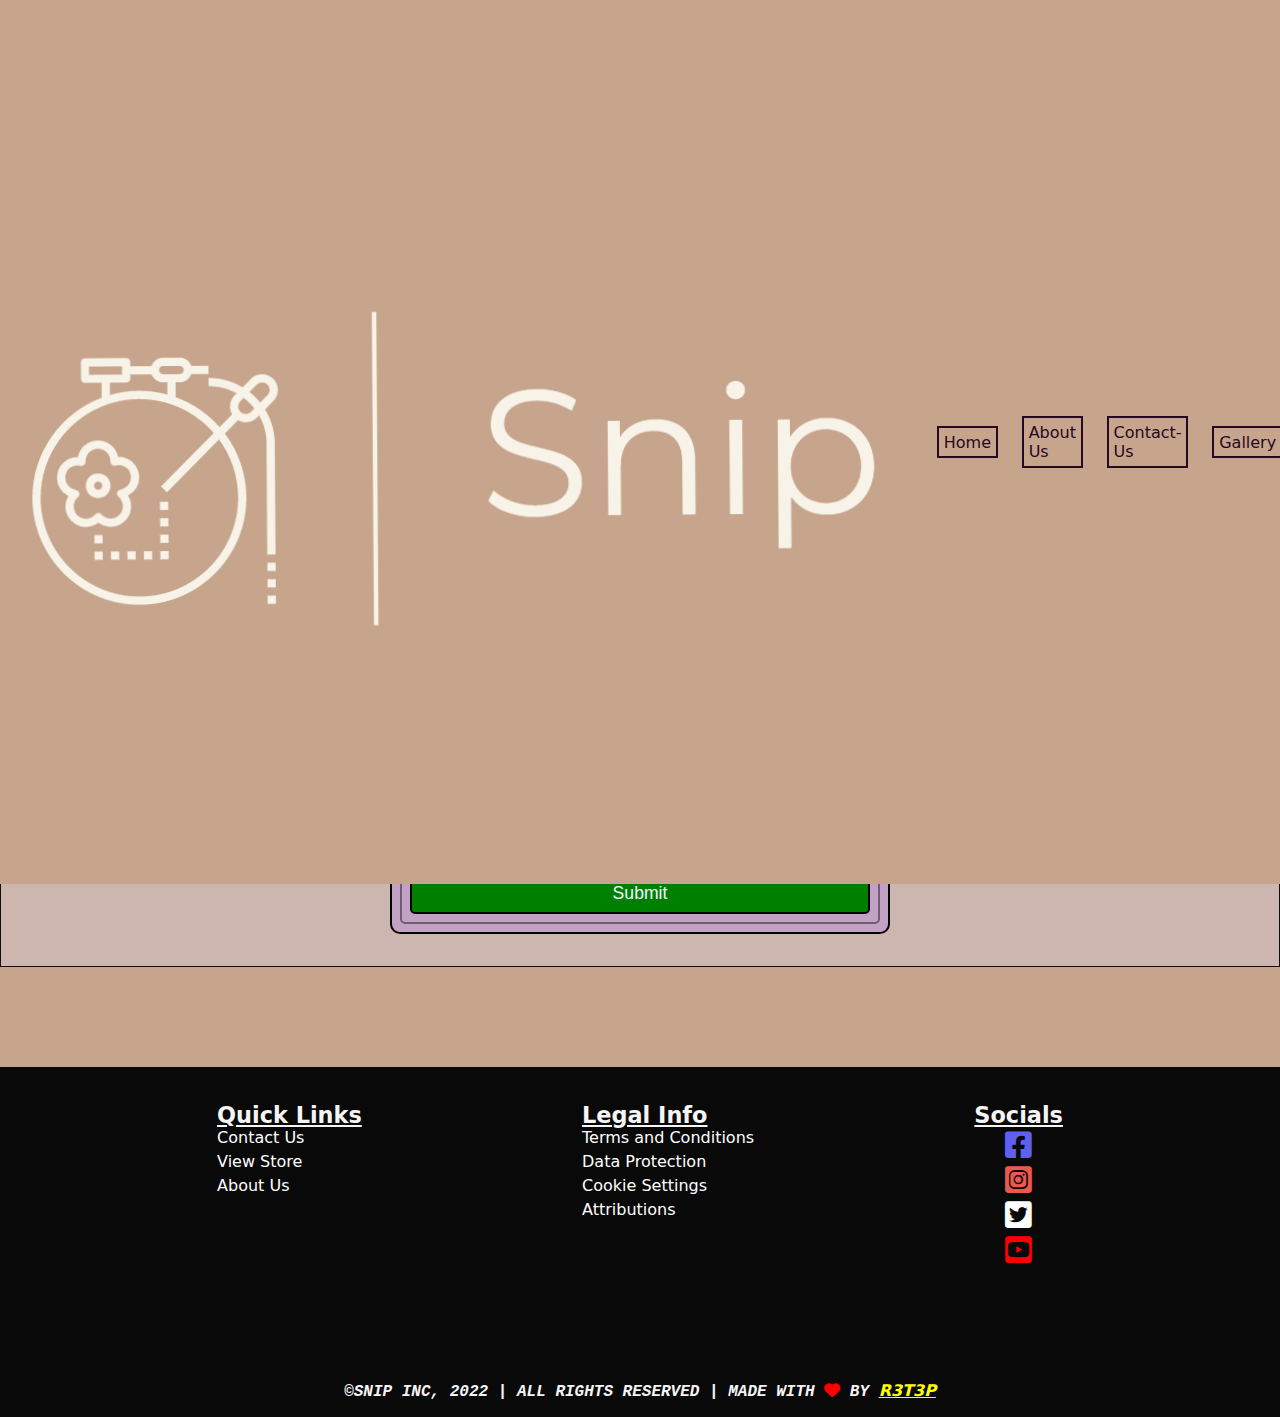
<file: pages/contact/contact.html>
<!DOCTYPE html>
<html lang="en">
<head>
    <meta charset="UTF-8">
    <meta name="viewport" content="width=device-width, initial-scale=1.0">
    <link rel="stylesheet" href="../../resources/css/styles.css" type="text/css">
    <link rel="stylesheet" href="./styles.css" type="text/css">
    <script src="../../resources/nav.js" defer></script>
    <script src="./contact.js" defer></script>
    <title>Snip Sewing Shop</title>
    <link href="https://fonts.googleapis.com/css2?family=Roboto+Slab:wght@300&display=swap" rel="stylesheet">
    <link href="../../resources/fontawesome/css/all.css" rel="stylesheet">

    <link rel="apple-touch-icon" sizes="180x180" href="../../favicon/apple-touch-icon.png">
    <link rel="icon" type="image/png" sizes="32x32" href="../../favicon/favicon-32x32.png">
    <link rel="icon" type="image/png" sizes="16x16" href="../../favicon/favicon-16x16.png">
    <link rel="manifest" href="../../favicon/site.webmanifest">
</head>

<body>
    <header class="primary-header flex">
        <div class="logo">
            <a href="../../index.html"><img src="../../resources/images/Snip-logos/Snip-logos_transparent2.png" alt="Snip Embroidery logo"></a> 
        </div>

        <nav>
            <ul id="primary-navigation" class="primary-navigation flex">
                <li><a href="../../index.html">Home</a></li>
                <li><a href="../about/about.html">About Us</a></li>
                <li><a href="contact.html">Contact-Us</a></li>
                <li><a href="../gallery/gallery.html">Gallery</a></li>
            </ul>
        </nav>

        

        <div class="burger" aria-controls="primary-navigation" aria-expanded="false">
            <span class="menu-text">MENU</span>
            <span class="close-text">CLOSE</span>
            <div class="line1"></div>
            <div class="line2"></div>
            <div class="line3"></div>
        </div>

    </header>

    <!-- CONTACT-FORM SECTION -->
    <section class="form-container">
        <div class="header">
            <h1>Please fill out the form below to contact us:</h1>
        </div>
        
        <form class="form" id="form" action="https://formsubmit.co/kefagit@gmail.com" method="POST">
            <!-- HONEYPOT(to catch spammers ) -->
            <input type="text" name="_honey" style="display: none">

            <!-- Disable CAPTCHA -->
            <input type="hidden" name="_captcha" value="false">

            <!-- Success page link -->
            <input type="hidden" name="_next" value="https://pggitau.github.io/Snip/pages/success.html">

            <div class="form-control">
                <label for="firstName" class="block">First Name</label>
                <input type="text" placeholder="John" id="firstName" name="name" required>
                <i class="fas fa-check-circle"></i>
                <i class="fas fa-exclamation-circle"></i>
                <small>Error Message</small>
            </div>

            <div class="form-control">
                <label for="lastName" class="block">Last Name</label>
                <input type="text" placeholder="Doe" id="lastName" name="Last&nbsp;Name" required>
                <i class="fas fa-check-circle"></i>
                <i class="fas fa-exclamation-circle"></i>
                <small>Error Message</small>
            </div>

            <div class="form-control">
                <label for="email" class="block">Email</label>
                <input type="email" placeholder="johndoe@gmail.com" id="email" name="email" required>
                <i class="fas fa-check-circle"></i>
                <i class="fas fa-exclamation-circle"></i>
                <small>Error Message</small>
            </div>

            <div class="form-control">
                <label for="phone" class="block">Telephone Number</label>
                <input type="number" placeholder="0700 000 000" id="phone" name="phone" required>
                <i class="fas fa-check-circle"></i>
                <i class="fas fa-exclamation-circle"></i>
                <small>Error Message</small>
            </div>

            <div class="form-control">
                <label for="message" class="block">Message</label>
                <textarea placeholder="Write your Message Here" id="message" name="message&nbsp;comments" required></textarea>
                <i class="fas fa-check-circle"></i>
                <i class="fas fa-exclamation-circle"></i>
                <small>Error Message</small>
            </div>

            <div class="form-control">
                <input type="checkbox" id="terms" name="terms" value="accept" required>
                <label for="terms" class="inline">I have read and agreed to the <a href="../terms/terms.html">Terms and
                        Conditions</a> and the <a href="../terms/terms.html#global">Global Privacy Statement</a> on Data
                    protection</label>
            </div>

            <div class="form-control form-btn">
                <button type="submit">Submit</button>
            </div>
        </form>

    </section>

    <!-- FOOTER SECTION -->
    <footer class="contact-footer">
        <section class="footer-container">
            <div class="quick-links footer-types">
                <h1>Quick Links</h1>
                <div class="footer-links">
                    <a href="contact.html">Contact Us</a>
                    <a href="../gallery/gallery.html">View Store</a>
                    <a href="../about/about.html">About Us</a>
                </div>
            </div>

            <div class="legal footer-types">
                <h1>Legal Info</h1>
                <div class="footer-links">
                    <a href="../terms/terms.html">Terms and Conditions</a>
                    <a href="../terms/terms.html#global">Data Protection</a>
                    <a href="../terms/terms.html">Cookie Settings</a>
                    <a href="../attribution/attributions.html">Attributions</a>
                </div>
            </div>

            <div class="socials footer-types">
                <h1>Socials</h1>
                <div class="footer-links" id="social">
                    <a href="https://facebook.com" target="_blank" class="facebook"><span class="fa-brands fa-square-facebook"></span></a>
                    <a href="https://instagram.com" target="_blank"><span class="fa-brands fa-square-instagram"></span></a>
                    <a href="https://twitter.com" target="_blank"><span class="fa-brands fa-square-twitter"></span></a>
                    <a href="https://youtube.com" target="_blank"><span class="fa-brands fa-square-youtube"></span></a>
                </div>
            </div>
        </section>
        <p class="footer-text">&copy;Snip Inc, 2022 | All rights Reserved | Made with <span class="fa-solid fa-heart"></span> by <a href="https://github.com/pggitau" target="_blank">R3t3p</a></p>
    </footer>
</body>
</html>
</file>
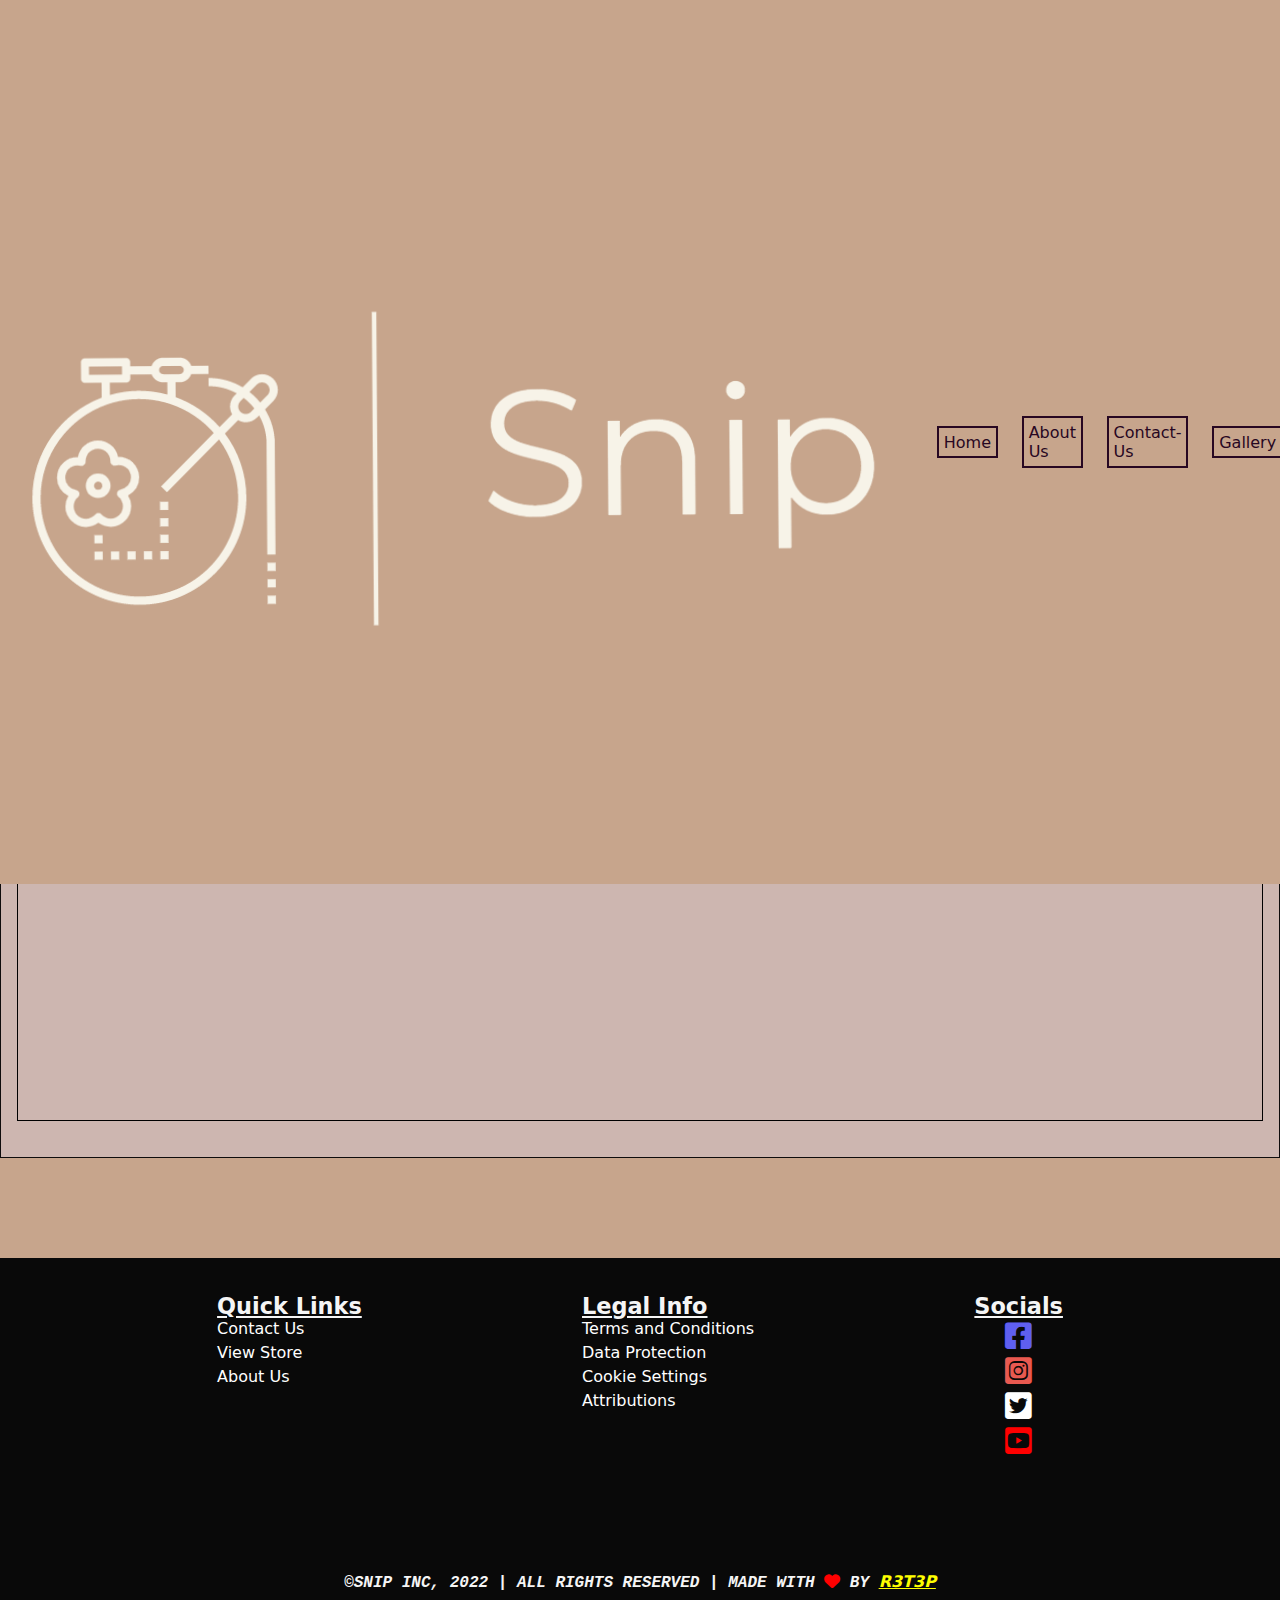
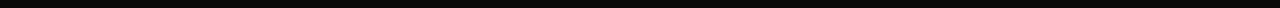
<file: pages/map/maps.html>
<!DOCTYPE html>
<html lang="en">
<head>
    <meta charset="UTF-8">
    <meta name="viewport" content="width=device-width, initial-scale=1.0">
    <link rel="stylesheet" href="../../resources/css/styles.css" type="text/css">
    <link rel="stylesheet" href="./styles.css" type="text/css">
    <script src="../../resources/nav.js" defer></script>
    <title>Snip Sewing Shop</title>
    <link href="https://fonts.googleapis.com/css2?family=Roboto+Slab:wght@300&display=swap" rel="stylesheet">
    <link href="../../resources/fontawesome/css/all.css" rel="stylesheet">

    <link rel="apple-touch-icon" sizes="180x180" href="../../favicon/apple-touch-icon.png">
    <link rel="icon" type="image/png" sizes="32x32" href="../../favicon/favicon-32x32.png">
    <link rel="icon" type="image/png" sizes="16x16" href="../../favicon/favicon-16x16.png">
    <link rel="manifest" href="../../favicon/site.webmanifest">
</head>

<body>
    <header class="primary-header flex">
        <div class="logo">
            <a href="../../index.html"><img src="../../resources/images/Snip-logos/Snip-logos_transparent2.png" alt="Snip Embroidery logo"></a> 
        </div>

        <nav>
            <ul id="primary-navigation" class="primary-navigation flex">
                <li><a href="../../index.html">Home</a></li>
                <li><a href="../about/about.html">About Us</a></li>
                <li><a href="../contact/contact.html">Contact-Us</a></li>
                <li><a href="../gallery/gallery.html">Gallery</a></li>
            </ul>
        </nav>

        

        <div class="burger" aria-controls="primary-navigation" aria-expanded="false">
            <span class="menu-text">MENU</span>
            <span class="close-text">CLOSE</span>
            <div class="line1"></div>
            <div class="line2"></div>
            <div class="line3"></div>
        </div>

    </header>

    <!-- MAP SECTION -->
    <main class="map-container">
        <br>
        <h1>Store location:</h1>
        <br><br>
        
        
        <div>
            <iframe
                src="https://www.google.com/maps/embed?pb=!1m18!1m12!1m3!1d63822.33273780401!2d36.74170853125!3d-1.2321350999999918!2m3!1f0!2f0!3f0!3m2!1i1024!2i768!4f13.1!3m3!1m2!1s0x182f1749d09966b5%3A0x5159dcdaa24f3f48!2sGigiri%20Square%20Mall!5e0!3m2!1sen!2ske!4v1675095587505!5m2!1sen!2ske"
                allowfullscreen="" loading="lazy"
                referrerpolicy="no-referrer-when-downgrade">
            </iframe>
        </div>
    </main>
    

    <!-- FOOTER SECTION -->
    <footer class="contact-footer">
        <section class="footer-container">
            <div class="quick-links footer-types">
                <h1>Quick Links</h1>
                <div class="footer-links">
                    <a href="../contact/contact.html">Contact Us</a>
                    <a href="../gallery/gallery.html">View Store</a>
                    <a href="../about/about.html">About Us</a>
                </div>
            </div>

            <div class="legal footer-types">
                <h1>Legal Info</h1>
                <div class="footer-links">
                    <a href="../terms/terms.html">Terms and Conditions</a>
                    <a href="../terms/terms.html#global">Data Protection</a>
                    <a href="../terms/terms.html">Cookie Settings</a>
                    <a href="../attribution/attributions.html">Attributions</a>
                </div>
            </div>

            <div class="socials footer-types">
                <h1>Socials</h1>
                <div class="footer-links" id="social">
                    <a href="https://facebook.com" target="_blank" class="facebook"><span class="fa-brands fa-square-facebook"></span></a>
                    <a href="https://instagram.com" target="_blank"><span class="fa-brands fa-square-instagram"></span></a>
                    <a href="https://twitter.com" target="_blank"><span class="fa-brands fa-square-twitter"></span></a>
                    <a href="https://youtube.com" target="_blank"><span class="fa-brands fa-square-youtube"></span></a>
                </div>
            </div>
        </section>
        <p class="footer-text">&copy;Snip Inc, 2022 | All rights Reserved | Made with <span class="fa-solid fa-heart"></span> by <a href="https://github.com/pggitau" target="_blank">R3t3p</a></p>
    </footer>
</body>
</html>
</file>
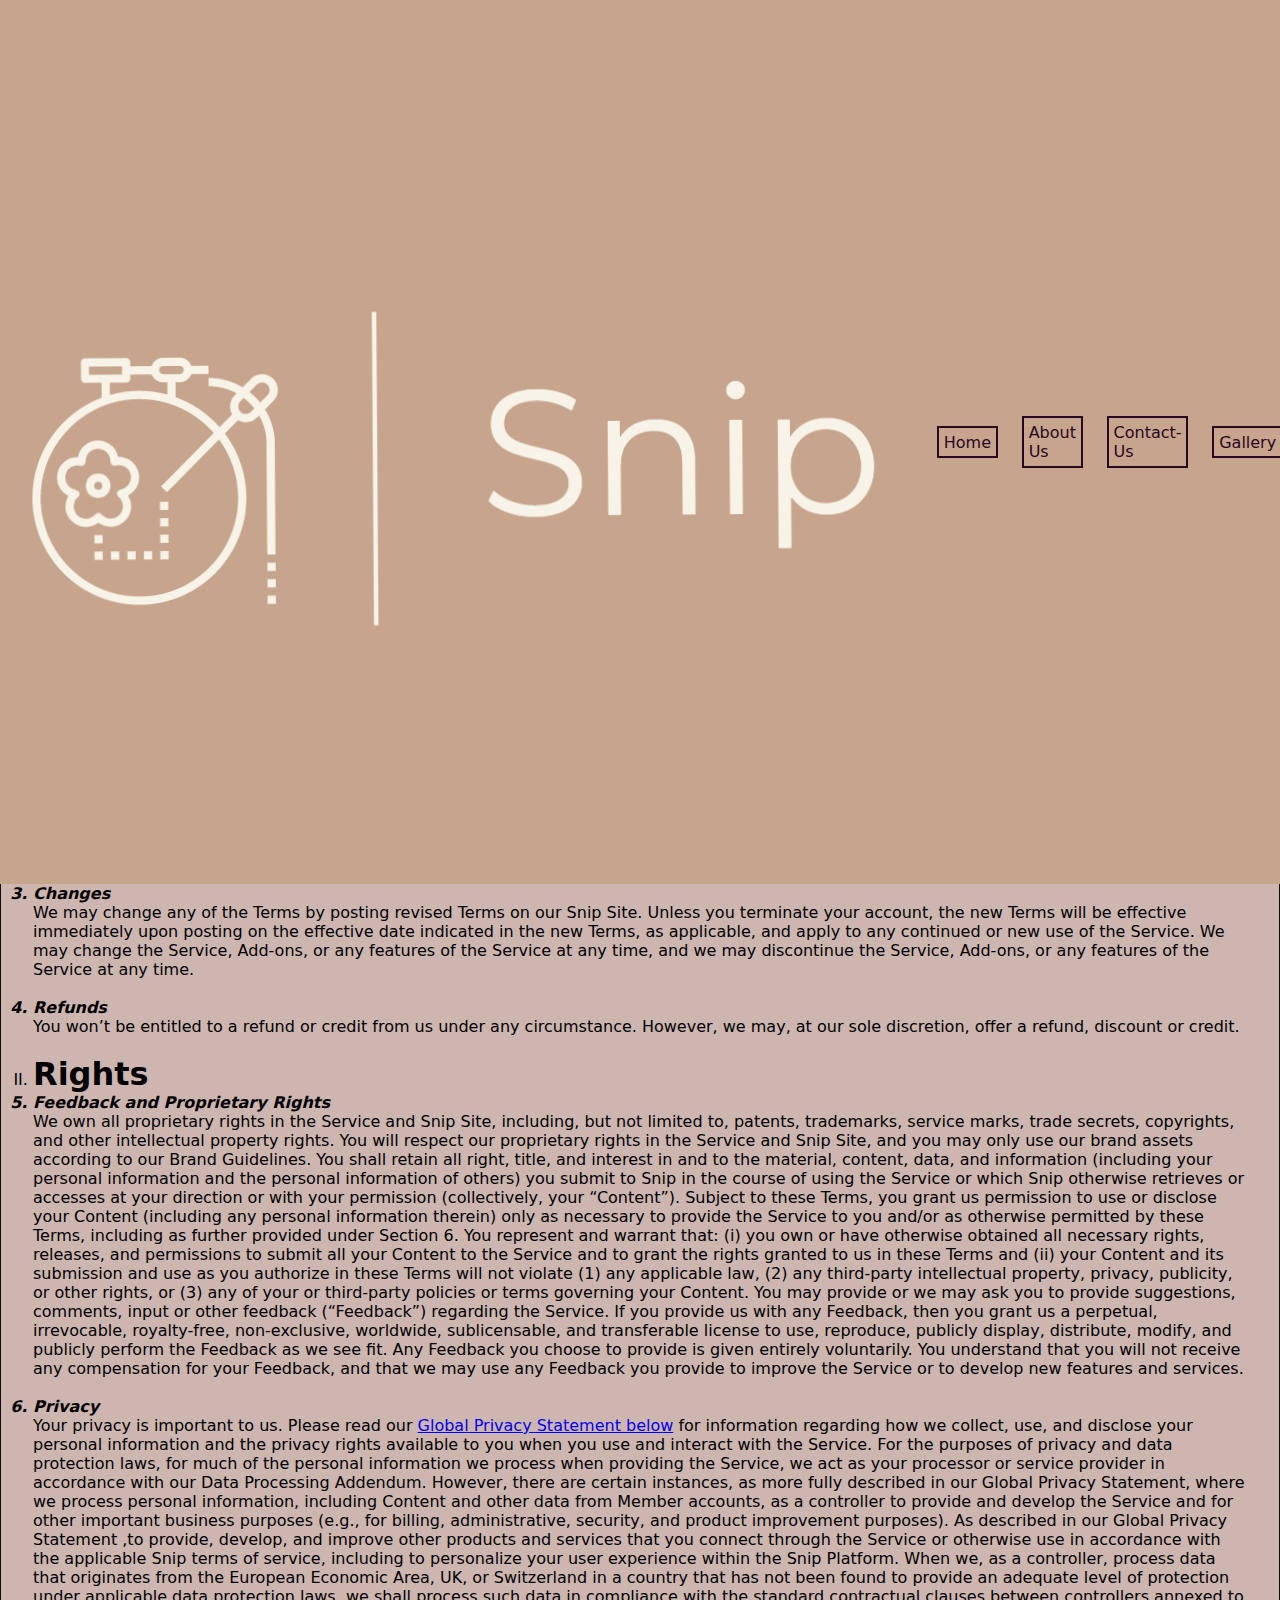
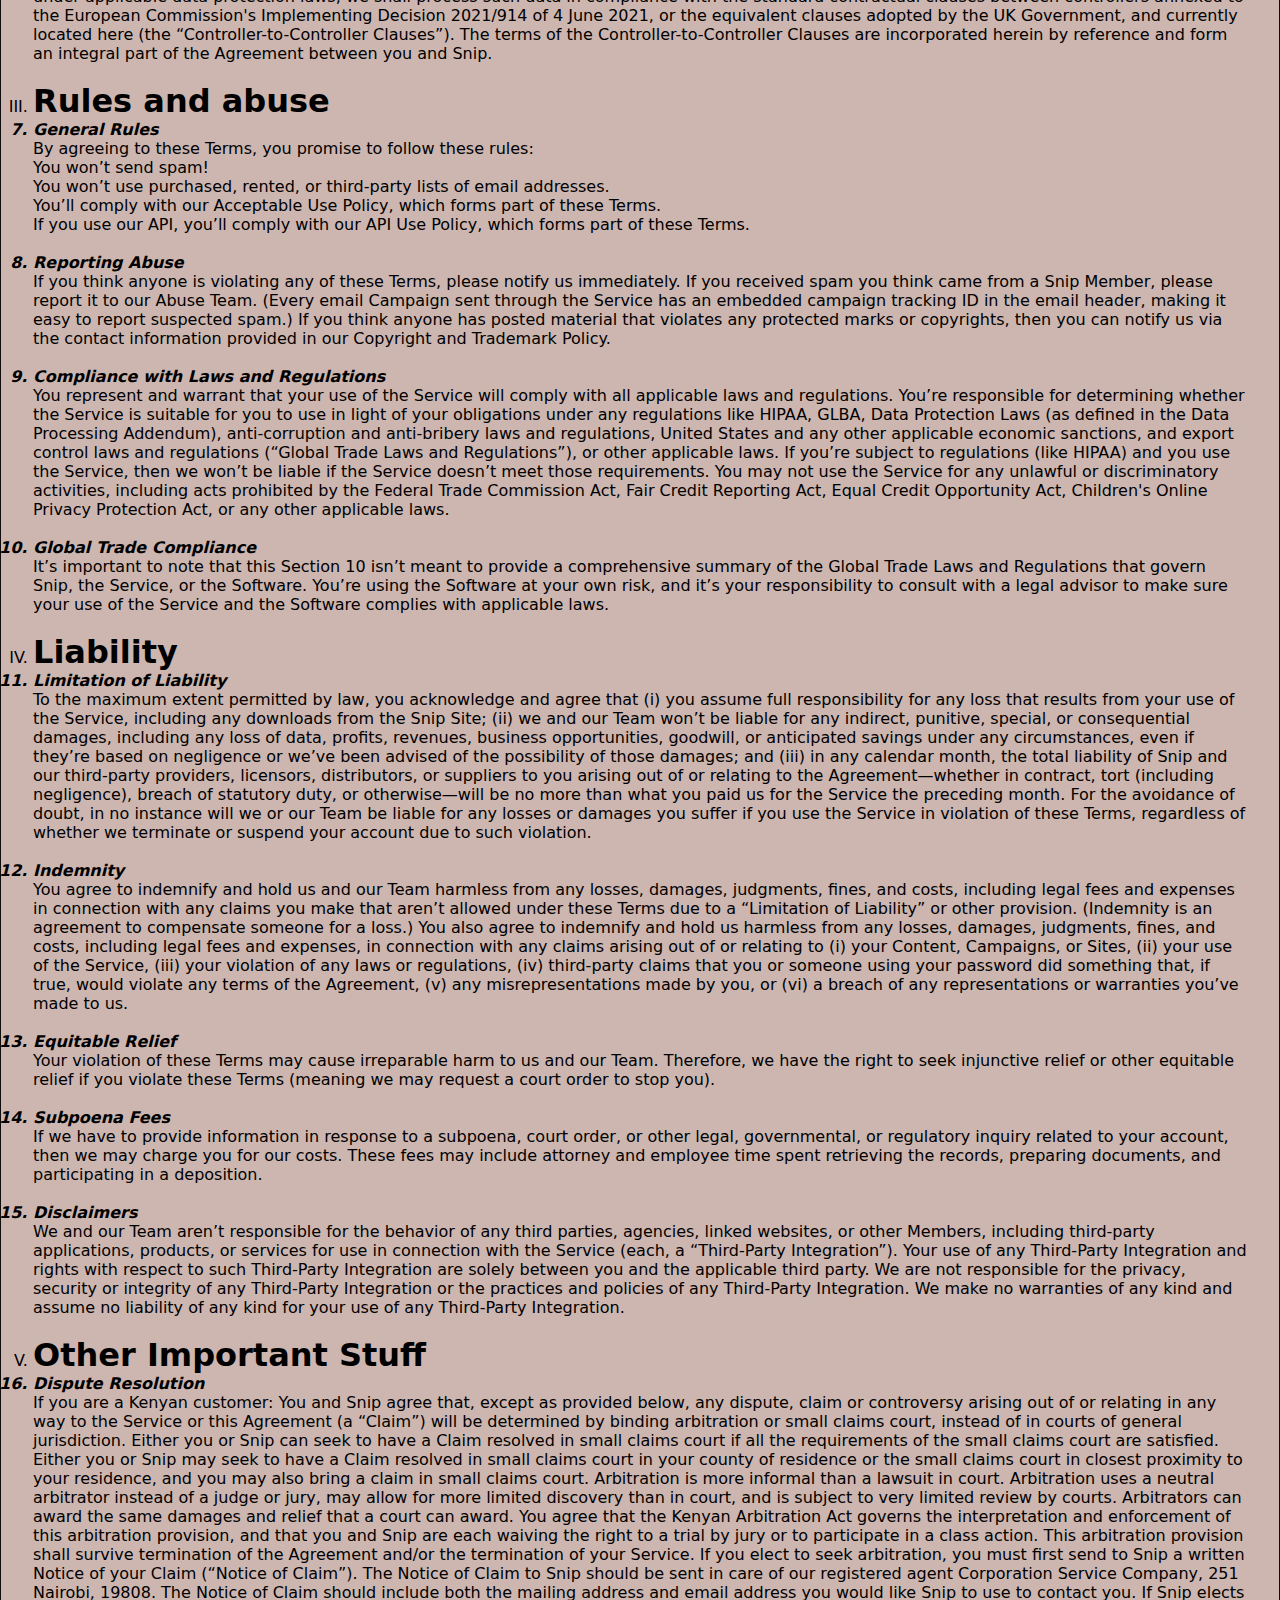
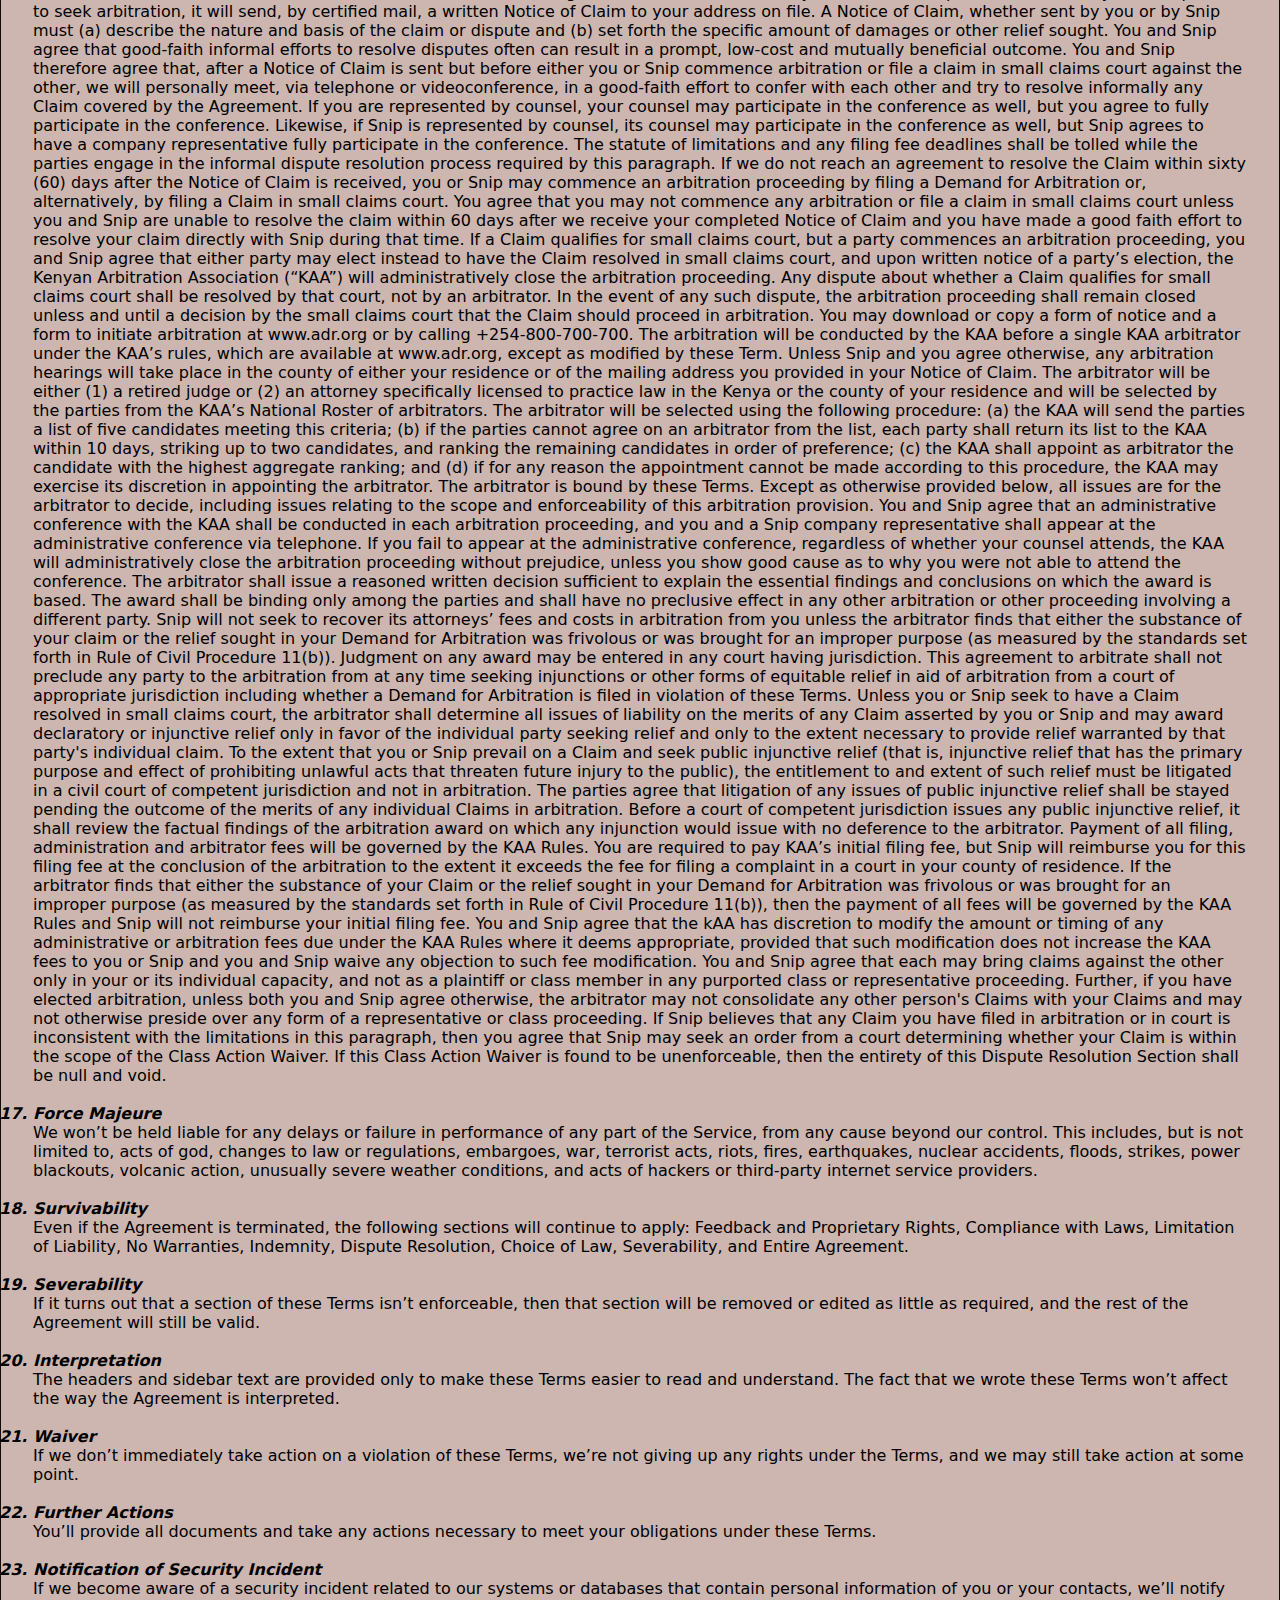
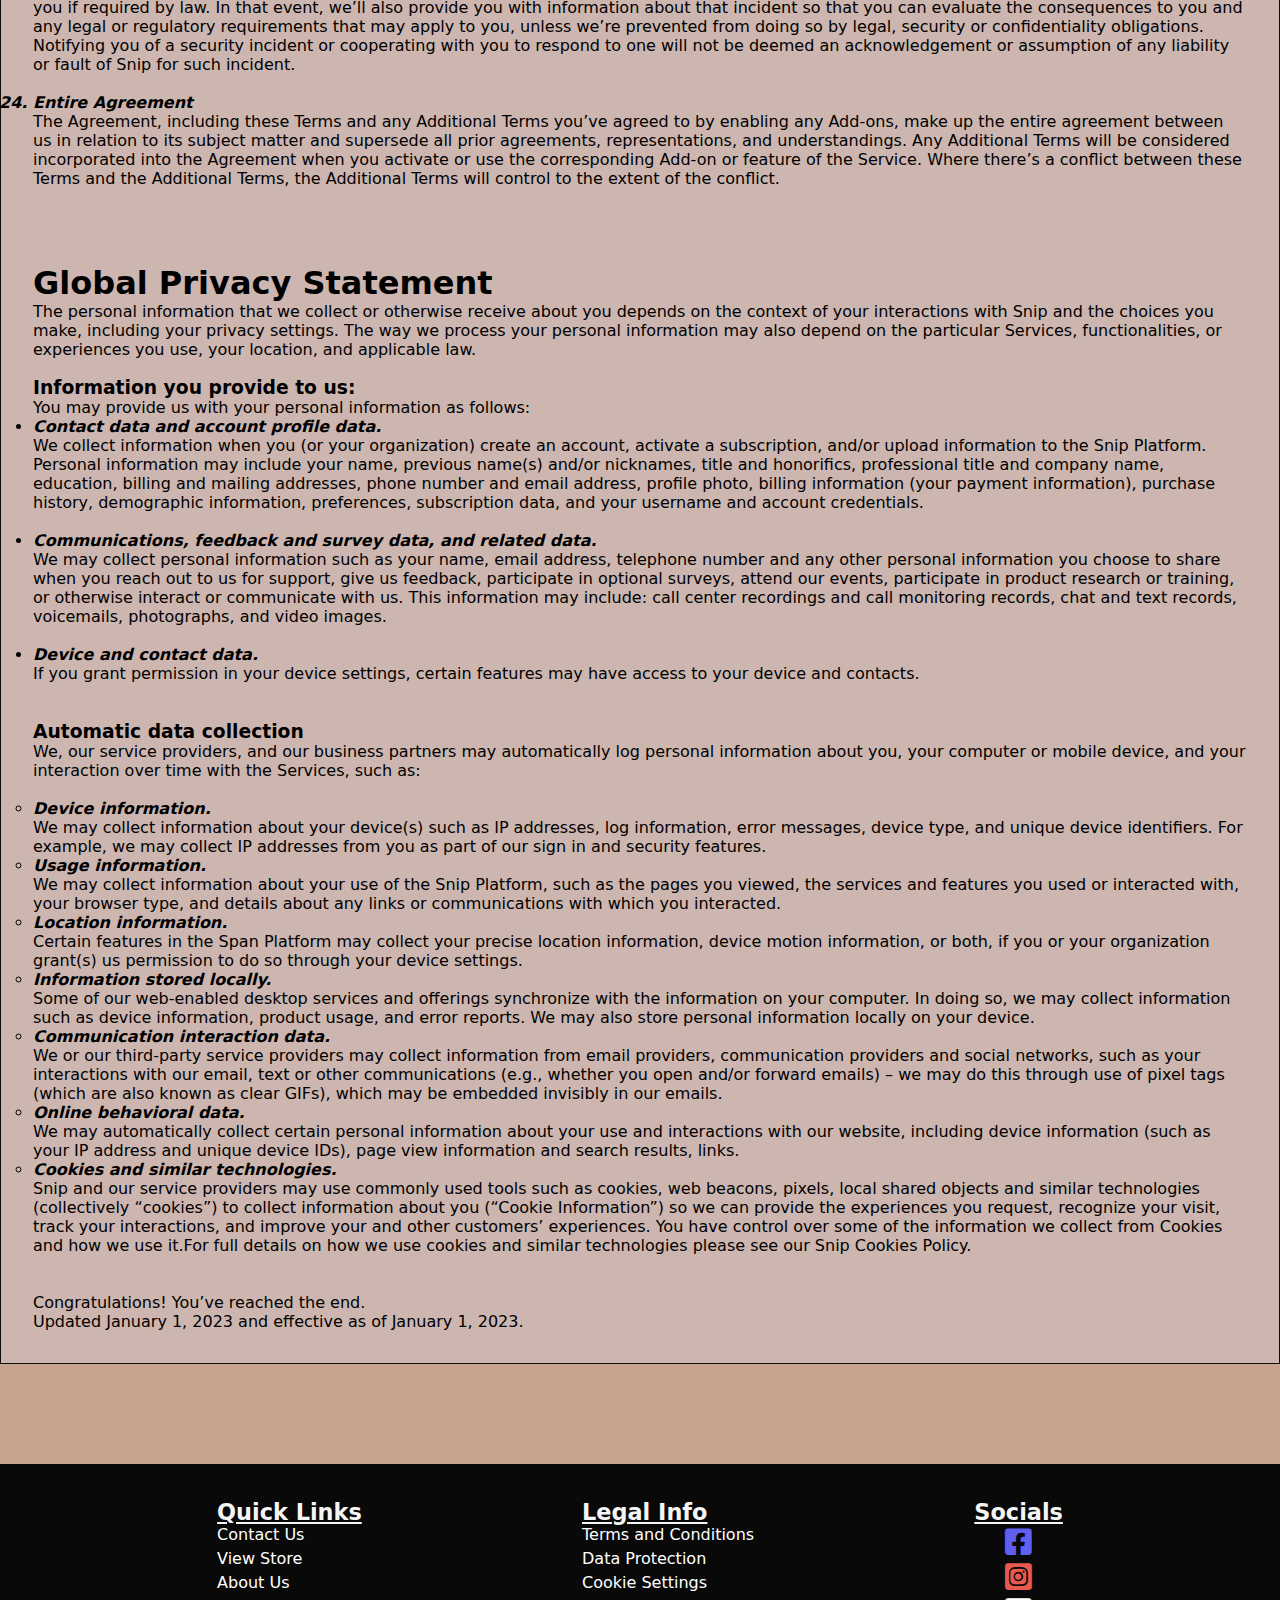
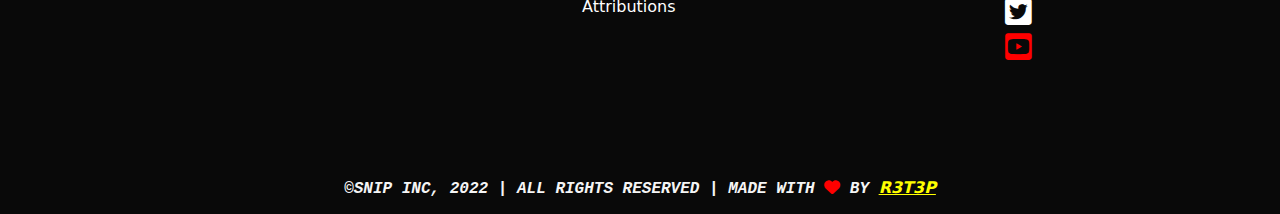
<file: pages/terms/terms.html>
<!DOCTYPE html>
<html lang="en">
<head>
    <meta charset="UTF-8">
    <meta name="viewport" content="width=device-width, initial-scale=1.0">
    <link rel="stylesheet" href="../../resources/css/styles.css" type="text/css">
    <link rel="stylesheet" href="./terms.css" type="text/css">
    <script src="../../resources/nav.js" defer></script>
    <title>Snip Sewing Shop</title>
    <link href="https://fonts.googleapis.com/css2?family=Roboto+Slab:wght@300&display=swap" rel="stylesheet">
    <link href="../../resources/fontawesome/css/all.css" rel="stylesheet">
    <link href="../attribution/attributions.html" type="text/html">

    <link rel="apple-touch-icon" sizes="180x180" href="../../favicon/apple-touch-icon.png">
    <link rel="icon" type="image/png" sizes="32x32" href="../../favicon/favicon-32x32.png">
    <link rel="icon" type="image/png" sizes="16x16" href="../../favicon/favicon-16x16.png">
    <link rel="manifest" href="../../favicon/site.webmanifest">
</head>

<body>
    <header class="primary-header flex">
        <div class="logo">
            <a href="../../index.html"><img src="../../resources/images/Snip-logos/Snip-logos_transparent2.png" alt="Snip Embroidery logo"></a> 
        </div>

        <nav>
            <ul id="primary-navigation" class="primary-navigation flex">
                <li><a href="../../index.html">Home</a></li>
                <li><a href="../about/about.html">About Us</a></li>
                <li><a href="../contact/contact.html">Contact-Us</a></li>
                <li><a href="../gallery/gallery.html">Gallery</a></li>
            </ul>
        </nav>

        

        <div class="burger" aria-controls="primary-navigation" aria-expanded="false">
            <span class="menu-text">MENU</span>
            <span class="close-text">CLOSE</span>
            <div class="line1"></div>
            <div class="line2"></div>
            <div class="line3"></div>
        </div>

    </header>

    <!-- TERMS AND CONDITIONS -->
    <main>
        <section class="terms-container">
            <h1>Terms of Use</h1>
            <p>Please read these Standard Terms of Use (“Terms”) carefully. By using the Service (defined below) you’re
                agreeing to
                these Terms, which will result in a legal agreement between you and Snip LLC (collectively, "Snip", “we,” or
                “us”).
            </p><br>
    
            <p>We’ll start with the basics, including a few definitions that should help you understand these Terms. Snip
                has
                employees, officers, directors, independent contractors, and representatives (“our Team”). As a customer of
                the
                Service or a representative of an entity that’s a customer of the Service, you’re a “Member” according to
                this
                Agreement (or “you”). A “Contact” is any person that you, a Member, may contact through our Service. In
                other words,
                a Contact is anyone on a Member's distribution list about whom a Member has given us information or is
                anyone who
                has otherwise interacted with a Member via the Service. For example, if you are a Member, a subscriber to
                your email
                marketing campaigns or a shopper to your Website or Landing Page would be considered a Contact.</p><br>
    
            <p>These Terms define the terms and conditions under which you’re allowed to use the Service in accordance with
                the
                Agreement, which in addition to our <a>Global Privacy Statement</a> and <a>Cookie Statement</a>, describe
                how we’ll
                treat your account and the data we collect and process about you, your end users, and your contacts and
                customers
                while you’re a Member. If you don’t agree to these Terms, you must immediately discontinue your use of the
                Service.
            </p><br>
    
            <p>Snip uses Google Maps to provide certain features of the Service, and, as a result, we are contractually
                obligated to
                make our Members aware of certain terms related to the use of such features. Therefore, you acknowledge and
                agree
                that by using the Service, you are also bound by the Google Maps/Google Earth Additional Terms of
                Service(including
                the Google Privacy Policy).</p><br>
    
            <p>If you have any questions about our Terms, feel free to contact us at legal@snip.com.</p><br>
    
            <ol type="I">
                <li>
                    <h1>Account</h1>
                </li>
                <ol>
                    <li class="bold italics">Eligibility</li>
    
                    <br>
                    <p>In order to use the Service, you must:</p>
                    <ol type="a">
                        <li> be at least eighteen (18) years old.</li>
    
                        <li>agree to these Terms and the other terms and conditions linked in these Terms that form part of
                            the
                            Agreement;</li>
    
                        <li>provide true, complete, and up-to-date contact information;</li>
                    </ol><br>
    
                    <p>By using the Service, you represent and warrant that you meet all the requirements listed above, and
                        that you
                        won’t use the Service in a way that violates any laws or regulations. Note that by representing and
                        warranting, you are making a legally enforceable promise.</p><br>
    
                    <p>Snip may refuse service and change eligibility requirements at any time.</p><br>
    
                    <li class="bold italics">Term</li>
                    <p>When you agree to these Terms, the Agreement between you and Snip is formed, and the term of the
                        Agreement
                        (the “Term”) will begin.</p><br>
    
                    <li class="bold italics">Changes</li>
                    <p>We may change any of the Terms by posting revised Terms on our Snip Site. Unless you terminate your
                        account,
                        the new Terms will be effective immediately upon posting on the effective date indicated in the new
                        Terms,
                        as applicable, and apply to any continued or new use of the Service. We may change the Service,
                        Add-ons, or
                        any features of the Service at any time, and we may discontinue the Service, Add-ons, or any
                        features of the
                        Service at any time.</p><br>
    
    
                    <li class="bold italics">Refunds</li>
                    <p>You won’t be entitled to a refund or credit from us under any circumstance. However, we may, at our
                        sole
                        discretion, offer a refund, discount or credit.</p><br>
                </ol>
    
                <li>
                    <h1>Rights</h1>
                </li>
                <ol start=5>
                    <li class="bold italics">Feedback and Proprietary Rights</li>
                    <p>We own all proprietary rights in the Service and Snip Site, including, but not limited to, patents,
                        trademarks,
                        service marks, trade secrets, copyrights, and other intellectual property rights. You will respect
                        our proprietary
                        rights in the Service and Snip Site, and you may only use our brand assets according to our Brand
                        Guidelines.
                        You shall retain all right, title, and interest in and to the material, content, data, and
                        information (including
                        your personal information and the personal information of others) you submit to Snip in the course
                        of using the
                        Service or which Snip otherwise retrieves or accesses at your direction or with your permission
                        (collectively, your
                        “Content”). Subject to these Terms, you grant us permission to use or disclose your Content
                        (including any personal
                        information therein) only as necessary to provide the Service to you and/or as otherwise permitted
                        by these Terms,
                        including as further provided under Section 6. You represent and warrant that: (i) you own or have
                        otherwise
                        obtained all necessary rights, releases, and permissions to submit all your Content to the Service
                        and to grant the
                        rights granted to us in these Terms and (ii) your Content and its submission and use as you
                        authorize in these Terms
                        will not violate (1) any applicable law, (2) any third-party intellectual property, privacy,
                        publicity, or other
                        rights, or (3) any of your or third-party policies or terms governing your Content.
                        You may provide or we may ask you to provide suggestions, comments, input or other feedback
                        (“Feedback”) regarding
                        the Service. If you provide us with any Feedback, then you grant us a perpetual, irrevocable,
                        royalty-free,
                        non-exclusive, worldwide, sublicensable, and transferable license to use, reproduce, publicly
                        display, distribute,
                        modify, and publicly perform the Feedback as we see fit. Any Feedback you choose to provide is given
                        entirely
                        voluntarily. You understand that you will not receive any compensation for your Feedback, and that
                        we may use any
                        Feedback you provide to improve the Service or to develop new features and services.
                    </p><br>
    
                    <li class="bold italics"> Privacy</li>
                    <p>Your privacy is important to us. Please read our <a href="#global">Global Privacy Statement below</a>
                        for information regarding how we collect, use, and disclose your personal information and the
                        privacy rights available to you when you use and interact with the Service.
                        For the purposes of privacy and data protection laws, for much of the personal information we
                        process when providing the Service, we act as your processor or service provider in accordance with
                        our Data Processing Addendum. However, there are certain instances, as more fully described in our
                        Global Privacy Statement, where we process personal information, including Content and other data
                        from Member accounts, as a controller to provide and develop the Service and for other important
                        business purposes (e.g., for billing, administrative, security, and product improvement purposes).
                        As described in our Global Privacy Statement ,to provide, develop, and improve other products and
                        services that you connect through the Service or otherwise use in accordance with the applicable
                        Snip terms of service, including to personalize your user experience within the Snip Platform.
                        When we, as a controller, process data that originates from the European Economic Area, UK, or
                        Switzerland in a country that has not been found to provide an adequate level of protection under
                        applicable data protection laws, we shall process such data in compliance with the standard
                        contractual clauses between controllers annexed to the European Commission's Implementing Decision
                        2021/914 of 4 June 2021, or the equivalent clauses adopted by the UK Government, and currently
                        located here (the “Controller-to-Controller Clauses”). The terms of the Controller-to-Controller
                        Clauses are incorporated herein by reference and form an integral part of the Agreement between you
                        and Snip.
                    </p><br>
                </ol>
    
                <li>
                    <h1>Rules and abuse</h1>
                </li>
                <ol start="7">
                    <li class="bold italics">General Rules</li>
                    <p>By agreeing to these Terms, you promise to follow these rules:<br>
                        You won’t send spam!<br>
                        You won’t use purchased, rented, or third-party lists of email addresses.<br>
                        You’ll comply with our Acceptable Use Policy, which forms part of these Terms.<br>
                        If you use our API, you’ll comply with our API Use Policy, which forms part of these Terms.
                    </p><br>
    
                    <li class="bold italics">Reporting Abuse</li>
                    <p>If you think anyone is violating any of these Terms, please notify us immediately. If you received
                        spam you think came from a Snip Member, please report it to our Abuse Team. (Every email Campaign
                        sent through the Service has an embedded campaign tracking ID in the email header, making it easy to
                        report suspected spam.) If you think anyone has posted material that violates any protected marks or
                        copyrights, then you can notify us via the contact information provided in our Copyright and
                        Trademark Policy.
                    </p><br>
    
                    <li class="bold italics">Compliance with Laws and Regulations</li>
                    <p>You represent and warrant that your use of the Service will comply with all applicable laws and
                        regulations. You’re responsible for determining whether the Service is suitable for you to use in
                        light of your obligations under any regulations like HIPAA, GLBA, Data Protection Laws (as defined
                        in the Data Processing Addendum), anti-corruption and anti-bribery laws and regulations, United
                        States and any other applicable economic sanctions, and export control laws and regulations (“Global
                        Trade Laws and Regulations”), or other applicable laws. If you’re subject to regulations (like
                        HIPAA) and you use the Service, then we won’t be liable if the Service doesn’t meet those
                        requirements. You may not use the Service for any unlawful or discriminatory activities, including
                        acts prohibited by the Federal Trade Commission Act, Fair Credit Reporting Act, Equal Credit
                        Opportunity Act, Children's Online Privacy Protection Act, or any other applicable laws.
                    </p><br>
    
                    <li class="bold italics">Global Trade Compliance</li>
                    <p>It’s important to note that this Section 10 isn’t meant to provide a comprehensive summary of the
                        Global Trade Laws and Regulations that govern Snip, the Service, or the Software. You’re using the
                        Software at your own risk, and it’s your responsibility to consult with a legal advisor to make sure
                        your use of the Service and the Software complies with applicable laws.
                    </p><br>
                </ol>
    
                <li>
                    <h1>Liability</h1>
                </li>
                <ol start="11">
                    <li class="bold italics">Limitation of Liability</li>
                    <p>To the maximum extent permitted by law, you acknowledge and agree that (i) you assume full
                        responsibility for any loss that results from your use of the Service, including any downloads from
                        the Snip Site; (ii) we and our Team won’t be liable for any indirect, punitive, special, or
                        consequential damages, including any loss of data, profits, revenues, business opportunities,
                        goodwill, or anticipated savings under any circumstances, even if they’re based on negligence or
                        we’ve been advised of the possibility of those damages; and (iii) in any calendar month, the total
                        liability of Snip and our third-party providers, licensors, distributors, or suppliers to you
                        arising out of or relating to the Agreement—whether in contract, tort (including negligence), breach
                        of statutory duty, or otherwise—will be no more than what you paid us for the Service the preceding
                        month.
                        For the avoidance of doubt, in no instance will we or our Team be liable for any losses or damages
                        you suffer if you use the Service in violation of these Terms, regardless of whether we terminate or
                        suspend your account due to such violation.
                    </p><br>
    
                    <li class="bold italics">Indemnity</li>
                    <p>You agree to indemnify and hold us and our Team harmless from any losses, damages, judgments, fines,
                        and costs, including legal fees and expenses in connection with any claims you make that aren’t
                        allowed under these Terms due to a “Limitation of Liability” or other provision. (Indemnity is an
                        agreement to compensate someone for a loss.) You also agree to indemnify and hold us harmless from
                        any losses, damages, judgments, fines, and costs, including legal fees and expenses, in connection
                        with any claims arising out of or relating to (i) your Content, Campaigns, or Sites, (ii) your use
                        of the Service, (iii) your violation of any laws or regulations, (iv) third-party claims that you or
                        someone using your password did something that, if true, would violate any terms of the Agreement,
                        (v) any misrepresentations made by you, or (vi) a breach of any representations or warranties you’ve
                        made to us.
                    </p><br>
    
                    <li class="bold italics">Equitable Relief</li>
                    <p>Your violation of these Terms may cause irreparable harm to us and our Team. Therefore, we have the
                        right to seek injunctive relief or other equitable relief if you violate these Terms (meaning we may
                        request a court order to stop you).
                    </p><br>
    
                    <li class="bold italics">Subpoena Fees</li>
                    <p>If we have to provide information in response to a subpoena, court order, or other legal,
                        governmental, or regulatory inquiry related to your account, then we may charge you for our costs.
                        These fees may include attorney and employee time spent retrieving the records, preparing documents,
                        and participating in a deposition.
                    </p><br>
    
                    <li class="bold italics">Disclaimers</li>
                    <p>We and our Team aren’t responsible for the behavior of any third parties, agencies, linked websites,
                        or other Members, including third-party applications, products, or services for use in connection
                        with the Service (each, a “Third-Party Integration”). Your use of any Third-Party Integration and
                        rights with respect to such Third-Party Integration are solely between you and the applicable third
                        party. We are not responsible for the privacy, security or integrity of any Third-Party Integration
                        or the practices and policies of any Third-Party Integration. We make no warranties of any kind and
                        assume no liability of any kind for your use of any Third-Party Integration.
                    </p><br>
                </ol>
    
                <li>
                    <h1>Other Important Stuff</h1>
                </li>
                <ol start="16">
                    <li class="bold italics">Dispute Resolution</li>
                    <p> If you are a Kenyan customer:
    
                        You and Snip agree that, except as provided below, any dispute, claim or controversy arising out of
                        or relating in
                        any way to the Service or this Agreement (a “Claim”) will be determined by binding arbitration or
                        small claims
                        court, instead of in courts of general jurisdiction.
    
                        Either you or Snip can seek to have a Claim resolved in small claims court if all the requirements
                        of the small
                        claims court are satisfied. Either you or Snip may seek to have a Claim resolved in small claims
                        court in your
                        county of residence or the small claims court in closest proximity to your residence, and you may
                        also bring a claim
                        in small claims court.
    
                        Arbitration is more informal than a lawsuit in court. Arbitration uses a neutral arbitrator instead
                        of a judge or
                        jury, may allow for more limited discovery than in court, and is subject to very limited review by
                        courts.
                        Arbitrators can award the same damages and relief that a court can award. You agree that the Kenyan
                        Arbitration Act
                        governs the interpretation and enforcement of this arbitration provision, and that you and Snip are
                        each waiving the
                        right to a trial by jury or to participate in a class action. This arbitration provision shall
                        survive termination
                        of the Agreement and/or the termination of your Service.
    
                        If you elect to seek arbitration, you must first send to Snip a written Notice of your Claim
                        (“Notice of Claim”).
                        The Notice of Claim to Snip should be sent in care of our registered agent Corporation Service
                        Company, 251 Nairobi,
                        19808. The Notice of Claim should include both the mailing address and email address you would like
                        Snip to use to
                        contact you. If Snip elects to seek arbitration, it will send, by certified mail, a written Notice
                        of Claim to your
                        address on file. A Notice of Claim, whether sent by you or by Snip must (a) describe the nature and
                        basis of the
                        claim or dispute and (b) set forth the specific amount of damages or other relief sought.
    
                        You and Snip agree that good-faith informal efforts to resolve disputes often can result in a
                        prompt, low-cost and
                        mutually beneficial outcome. You and Snip therefore agree that, after a Notice of Claim is sent but
                        before either
                        you or Snip commence arbitration or file a claim in small claims court against the other, we will
                        personally meet,
                        via telephone or videoconference, in a good-faith effort to confer with each other and try to
                        resolve informally any
                        Claim covered by the Agreement. If you are represented by counsel, your counsel may participate in
                        the conference as
                        well, but you agree to fully participate in the conference. Likewise, if Snip is represented by
                        counsel, its counsel
                        may participate in the conference as well, but Snip agrees to have a company representative fully
                        participate in the
                        conference. The statute of limitations and any filing fee deadlines shall be tolled while the
                        parties engage in the
                        informal dispute resolution process required by this paragraph.
    
                        If we do not reach an agreement to resolve the Claim within sixty (60) days after the Notice of
                        Claim is received,
                        you or Snip may commence an arbitration proceeding by filing a Demand for Arbitration or,
                        alternatively, by filing a
                        Claim in small claims court. You agree that you may not commence any arbitration or file a claim in
                        small claims
                        court unless you and Snip are unable to resolve the claim within 60 days after we receive your
                        completed Notice of
                        Claim and you have made a good faith effort to resolve your claim directly with Snip during that
                        time. If a Claim
                        qualifies for small claims court, but a party commences an arbitration proceeding, you and Snip
                        agree that either
                        party may elect instead to have the Claim resolved in small claims court, and upon written notice of
                        a party’s
                        election, the Kenyan Arbitration Association (“KAA”) will administratively close the arbitration
                        proceeding. Any
                        dispute about whether a Claim qualifies for small claims court shall be resolved by that court, not
                        by an
                        arbitrator. In the event of any such dispute, the arbitration proceeding shall remain closed unless
                        and until a
                        decision by the small claims court that the Claim should proceed in arbitration. You may download or
                        copy a form of
                        notice and a form to initiate arbitration at www.adr.org or by calling +254-800-700-700. The
                        arbitration will be
                        conducted by the KAA before a single KAA arbitrator under the KAA’s rules, which are available at
                        www.adr.org,
                        except as modified by these Term. Unless Snip and you agree otherwise, any arbitration hearings will
                        take place in
                        the county of either your residence or of the mailing address you provided in your Notice of Claim.
    
                        The arbitrator will be either (1) a retired judge or (2) an attorney specifically licensed to
                        practice law in the
                        Kenya or the county of your residence and will be selected by the parties from the KAA’s National
                        Roster of
                        arbitrators. The arbitrator will be selected using the following procedure: (a) the KAA will send
                        the parties a list
                        of five candidates meeting this criteria; (b) if the parties cannot agree on an arbitrator from the
                        list, each party
                        shall return its list to the KAA within 10 days, striking up to two candidates, and ranking the
                        remaining candidates
                        in order of preference; (c) the KAA shall appoint as arbitrator the candidate with the highest
                        aggregate ranking;
                        and (d) if for any reason the appointment cannot be made according to this procedure, the KAA may
                        exercise its
                        discretion in appointing the arbitrator. The arbitrator is bound by these Terms. Except as otherwise
                        provided below,
                        all issues are for the arbitrator to decide, including issues relating to the scope and
                        enforceability of this
                        arbitration provision.
    
                        You and Snip agree that an administrative conference with the KAA shall be conducted in each
                        arbitration proceeding,
                        and you and a Snip company representative shall appear at the administrative conference via
                        telephone. If you fail
                        to appear at the administrative conference, regardless of whether your counsel attends, the KAA will
                        administratively close the arbitration proceeding without prejudice, unless you show good cause as
                        to why you were
                        not able to attend the conference.
    
                        The arbitrator shall issue a reasoned written decision sufficient to explain the essential findings
                        and conclusions
                        on which the award is based. The award shall be binding only among the parties and shall have no
                        preclusive effect
                        in any other arbitration or other proceeding involving a different party. Snip will not seek to
                        recover its
                        attorneys’ fees and costs in arbitration from you unless the arbitrator finds that either the
                        substance of your
                        claim or the relief sought in your Demand for Arbitration was frivolous or was brought for an
                        improper purpose (as
                        measured by the standards set forth in Rule of Civil Procedure 11(b)). Judgment on any award may be
                        entered in any
                        court having jurisdiction. This agreement to arbitrate shall not preclude any party to the
                        arbitration from at any
                        time seeking injunctions or other forms of equitable relief in aid of arbitration from a court of
                        appropriate
                        jurisdiction including whether a Demand for Arbitration is filed in violation of these Terms.
    
                        Unless you or Snip seek to have a Claim resolved in small claims court, the arbitrator shall
                        determine all issues of
                        liability on the merits of any Claim asserted by you or Snip and may award declaratory or injunctive
                        relief only in
                        favor of the individual party seeking relief and only to the extent necessary to provide relief
                        warranted by that
                        party's individual claim. To the extent that you or Snip prevail on a Claim and seek public
                        injunctive relief (that
                        is, injunctive relief that has the primary purpose and effect of prohibiting unlawful acts that
                        threaten future
                        injury to the public), the entitlement to and extent of such relief must be litigated in a civil
                        court of competent
                        jurisdiction and not in arbitration. The parties agree that litigation of any issues of public
                        injunctive relief
                        shall be stayed pending the outcome of the merits of any individual Claims in arbitration. Before a
                        court of
                        competent jurisdiction issues any public injunctive relief, it shall review the factual findings of
                        the arbitration
                        award on which any injunction would issue with no deference to the arbitrator.
    
                        Payment of all filing, administration and arbitrator fees will be governed by the KAA Rules. You are
                        required to pay
                        KAA’s initial filing fee, but Snip will reimburse you for this filing fee at the conclusion of the
                        arbitration to
                        the extent it exceeds the fee for filing a complaint in a court in your county of residence. If the
                        arbitrator finds
                        that either the substance of your Claim or the relief sought in your Demand for Arbitration was
                        frivolous or was
                        brought for an improper purpose (as measured by the standards set forth in Rule of Civil Procedure
                        11(b)), then the
                        payment of all fees will be governed by the KAA Rules and Snip will not reimburse your initial
                        filing fee. You and
                        Snip agree that the kAA has discretion to modify the amount or timing of any administrative or
                        arbitration fees due
                        under the KAA Rules where it deems appropriate, provided that such modification does not increase
                        the KAA fees to
                        you or Snip and you and Snip waive any objection to such fee modification.
    
                        You and Snip agree that each may bring claims against the other only in your or its individual
                        capacity, and not as
                        a plaintiff or class member in any purported class or representative proceeding. Further, if you
                        have elected
                        arbitration, unless both you and Snip agree otherwise, the arbitrator may not consolidate any other
                        person's Claims
                        with your Claims and may not otherwise preside over any form of a representative or class
                        proceeding. If Snip
                        believes that any Claim you have filed in arbitration or in court is inconsistent with the
                        limitations in this
                        paragraph, then you agree that Snip may seek an order from a court determining whether your Claim is
                        within the
                        scope of the Class Action Waiver. If this Class Action Waiver is found to be unenforceable, then the
                        entirety of
                        this Dispute Resolution Section shall be null and void.
                    </p><br>
    
                    <li class="bold italics">Force Majeure</li>
                    <p>We won’t be held liable for any delays or failure in performance of any part of the Service, from any
                        cause beyond our control. This includes, but is not limited to, acts of god, changes to law or
                        regulations, embargoes, war, terrorist acts, riots, fires, earthquakes, nuclear accidents, floods,
                        strikes, power blackouts, volcanic action, unusually severe weather conditions, and acts of hackers
                        or third-party internet service providers.
                    </p><br>
    
                    <li class="bold italics">Survivability</li>
                    <p>Even if the Agreement is terminated, the following sections will continue to apply: Feedback and
                        Proprietary Rights, Compliance with Laws, Limitation of Liability, No Warranties, Indemnity, Dispute
                        Resolution, Choice of Law, Severability, and Entire Agreement.</p><br>
    
                    <li class="bold italics">Severability</li>
                    <p>If it turns out that a section of these Terms isn’t enforceable, then that section will be removed or
                        edited as little as required, and the rest of the Agreement will still be valid.</p><br>
    
                    <li class="bold italics">Interpretation</li>
                    <p>The headers and sidebar text are provided only to make these Terms easier to read and understand. The
                        fact that we wrote these Terms won’t affect the way the Agreement is interpreted.</p><br>
    
                    <li class="bold italics">Waiver</li>
                    <p>If we don’t immediately take action on a violation of these Terms, we’re not giving up any rights
                        under the Terms, and we may still take action at some point.</p><br>
    
                    <li class="bold italics">Further Actions</li>
                    <p>You’ll provide all documents and take any actions necessary to meet your obligations under these
                        Terms.</p><br>
    
                    <li class="bold italics">Notification of Security Incident</li>
                    <p>If we become aware of a security incident related to our systems or databases that contain personal
                        information of you or your contacts, we’ll notify you if required by law. In that event, we’ll also
                        provide you with information about that incident so that you can evaluate the consequences to you
                        and any legal or regulatory requirements that may apply to you, unless we’re prevented from doing so
                        by legal, security or confidentiality obligations. Notifying you of a security incident or
                        cooperating with you to respond to one will not be deemed an acknowledgement or assumption of any
                        liability or fault of Snip for such incident.</p><br>
    
                    <li class="bold italics">Entire Agreement</li>
                    <p>The Agreement, including these Terms and any Additional Terms you’ve agreed to by enabling any
                        Add-ons, make up the entire agreement between us in relation to its subject matter and supersede all
                        prior agreements, representations, and understandings. Any Additional Terms will be considered
                        incorporated into the Agreement when you activate or use the corresponding Add-on or feature of the
                        Service.
                        Where there’s a conflict between these Terms and the Additional Terms, the Additional Terms will
                        control to the extent of the conflict.</p><br>
                </ol><br><br><br>
            </ol>
    
            <h1 id="global">Global Privacy Statement</h1>
            <p>The personal information that we collect or otherwise receive about you depends on the context of your
                interactions with Snip and the choices you make, including your privacy
                settings. The way we process your personal information may also depend on the particular Services,
                functionalities, or experiences you use, your location, and applicable law.</p><br>
    
            <h3>Information you provide to us:</h3>
            <p>You may provide us with your personal information as follows:</p>
    
            <ul>
                <li class="bold italics"><span>Contact data and account profile data.</span></li>
                <p> We collect information when you (or your organization) create an account, activate a subscription,
                    and/or upload information to the Snip Platform. Personal information may include your name, previous
                    name(s) and/or nicknames, title and honorifics, professional title and company name, education, billing
                    and mailing addresses, phone number and email address, profile photo, billing information (your payment
                    information), purchase history, demographic information, preferences, subscription data, and your
                    username and account credentials.</p>
    
    
                <br>
                <li class="bold italics"><span>Communications, feedback and survey data, and related data.</span></li>
                    <p>We may collect personal information such as your name, email address, telephone number and any other
                        personal information you choose to share when you reach out to us for support, give us feedback,
                        participate in optional surveys, attend our events, participate in product research or training, or
                        otherwise interact or communicate with us. This information may include: call center recordings and
                        call monitoring records, chat and text records, voicemails, photographs, and video images.</p>
    
                    <br>
                <li class="bold italics"><span>Device and contact data.</span></li>
                    <p>If you grant permission in your device settings, certain features may have access to your device and
                        contacts.</p>
    
    
    
                    <br><br>
                    <h3>Automatic data collection</h3>
                    <p>We, our service providers, and our business partners may automatically log personal information about
                        you, your computer or mobile device, and your interaction over time with the Services, such as:</p>
    
                    <br>
                    <ul>
                        <li class="bold italics"><span>Device information.<span></li> We may collect information about your device(s) such as IP
                                    addresses, log information, error messages, device type, and unique device identifiers.
                                    For example, we may collect IP addresses from you as part of our sign in and security
                                    features.</li>
                        <br>
                        <li class="bold italics"><span>Usage information.</span></li> We may collect information about your use of the Snip
                            Platform, such as the pages you viewed, the services and features you used or interacted with,
                            your browser type, and details about any links or communications with which you interacted.</li>
                        <br>
                        <li class="bold italics"><span>Location information.</span></li> Certain features in the Span Platform may collect your
                            precise location information, device motion information, or both, if you or your organization
                            grant(s) us permission to do so through your device settings.</li>
                        <br>
                        <li class="bold italics"><span>Information stored locally.</span></li> Some of our web-enabled desktop services and offerings
                            synchronize with the information on your computer. In doing so, we may collect information such
                            as device information, product usage, and error reports. We may also store personal information
                            locally on your device.</li>
                        <br>
                        <li class="bold italics"><span>Communication interaction data.</span></li> We or our third-party service providers may collect
                            information from email providers, communication providers and social networks, such as your
                            interactions with our email, text or other communications (e.g., whether you open and/or forward
                            emails) – we may do this through use of pixel tags (which are also known as clear GIFs), which
                            may be embedded invisibly in our emails.</li>
                        <br>
                        <li class="bold italics"><span>Online behavioral data.</span></li> We may automatically collect certain personal information
                            about your use and interactions with our website, including device information (such as your IP
                            address and unique device IDs), page view information and search results, links.</li>
                        <br>
                        <li class="bold italics"><span>Cookies and similar technologies.</span></li>
                            Snip and our service providers may use commonly used tools such as cookies, web beacons, pixels,
                            local shared objects and similar technologies (collectively “cookies”) to collect information
                            about you (“Cookie Information”) so we can provide the experiences you request, recognize your
                            visit, track your interactions, and improve your and other customers’ experiences. You have
                            control over some of the information we collect from Cookies and how we use it.For full details
                            on how we use cookies and similar technologies please see our Snip Cookies Policy.</li>
                    </ul>
    
                    <br><br>
                    <p>Congratulations! You’ve reached the end.</p>
    
                    <p>Updated January 1, 2023 and effective as of January 1, 2023.</p>
    
        </section>
    </main>
    
    <!-- FOOTER SECTION -->
    <footer class="contact-footer">
        <section class="footer-container">
            <div class="quick-links footer-types">
                <h1>Quick Links</h1>
                <div class="footer-links">
                    <a href="../contact/contact.html">Contact Us</a>
                    <a href="../gallery/gallery.html">View Store</a>
                    <a href="../about/about.html">About Us</a>
                </div>
            </div>

            <div class="legal footer-types">
                <h1>Legal Info</h1>
                <div class="footer-links">
                    <a href="./terms.html">Terms and Conditions</a>
                    <a href="#global">Data Protection</a>
                    <a href="./terms.html">Cookie Settings</a>
                    <a href="../attribution/attributions.html">Attributions</a>
                </div>
            </div>

            <div class="socials footer-types">
                <h1>Socials</h1>
                <div class="footer-links" id="social">
                    <a href="https://facebook.com" target="_blank" class="facebook"><span class="fa-brands fa-square-facebook"></span></a>
                    <a href="https://instagram.com" target="_blank"><span class="fa-brands fa-square-instagram"></span></a>
                    <a href="https://twitter.com" target="_blank"><span class="fa-brands fa-square-twitter"></span></a>
                    <a href="https://youtube.com" target="_blank"><span class="fa-brands fa-square-youtube"></span></a>
                </div>
            </div>
        </section>
        <p class="footer-text">&copy;Snip Inc, 2022 | All rights Reserved | Made with <span class="fa-solid fa-heart"></span> by <a href="https://github.com/pggitau" target="_blank">R3t3p</a></p>
    </footer>
</body>
</html>
</file>
<file: resources/css/styles.css>
html {
    scroll-behavior: smooth;
    background-color: #c7a58c;
  }

* {
    box-sizing: border-box;
    padding: 0;
    margin: 0;

    font-family: system-ui, -apple-system, BlinkMacSystemFont, 'Segoe UI', Roboto, Oxygen, Ubuntu, Cantarell, 'Open Sans', 'Helvetica Neue', sans-serif;
}
.flex {
    display: flex;
    gap: clamp(1rem, 1.5rem, 2rem);
    justify-content: space-between;
    align-items: center;
    /* gap: var(--gap, 1rem); */
}
.bold {
    font-weight: bold;
}
/*media queries for .flex*/
@media (min-width: 230px) and (max-width: 280px) {
    .flex {
        gap: clamp(.5rem, 1rem, 1.5rem);
    }
}

/* HEADER STYLING */
.primary-header {
    /* border: 2px solid rgba(41, 23, 1, 0.514); */
    padding-inline: 2rem;
    min-height: 6rem;
    background-color: #c7a58c;

    z-index: 9999;

    position: fixed;
    width: 100%;
    top: 0;
    overflow: hidden;
}
/*media queries for primary-header*/
@media (min-width: 230px) and (max-width: 280px) {
    .primary-header {
        /* border: 2px solid red; */
        min-height: fit-content;
        padding: .5rem .1rem;
    }
}
@media (min-width: 281px) and (max-width: 360px) {
    .primary-header {
        /* border: 2px solid red; */
        padding: .5rem .1rem;
        min-height: 2rem;
    }
}
@media (min-width: 361px) and (max-width: 640px) {
    .primary-header {
        /* border: 2px solid red; */
        padding-inline: .7rem;
        min-height: 5.3rem;
    }
}

/* .logo {
    border: 2px solid red;
    width: 13rem;
} */
.logo .img {
    /* margin: .2rem; */
    /* border: 2px solid rgba(0, 0, 0, 0.322); */
    background-image: url("../images/Snip-logos/Snip-logos_black1\ -\ new.png");
    background-position: center;
    background-size: cover;
    height: 4rem;
    width: 8.3rem;
}
/*media queries for logo-img*/
/* @media (min-width: 230px) and (max-width: 280px) {
    .logo img {
        border: 2px solid red;
        max-width: 7rem;
        height: 150px;
    }
}
@media (min-width: 281px) and (max-width: 360px) {
    .logo img {
        min-width: 8rem;
    }
}
@media (min-width: 361px) and (max-width: 640px) {
    .logo img {
        min-width: 8rem;
    }
} */

.primary-navigation {
    /* border: 2px solid rgb(22, 2, 2); */
    border-top: 2px solid rgba(0, 0, 0, 0.233);
    padding: min(20vh, 10rem) 2rem;
    list-style-type: none;

    transform: translateX(100%);
    transition: transform 400ms ease-in;

    position: fixed;
    inset: 5.8rem 0 0 40%;

    background-color: #c7a58c;
    flex-direction: column;
    align-items: center;
}
.primary-navigation-visible { /* THIS class is a new class added to change the primary-nav visibility using JS*/
    transform: translateX(0%);
}

.primary-navigation li {
    border: 2px solid #270722;
    padding: .3rem;
    /* opacity: 0; */
}
.primary-navigation li:hover {
    color: #DDFFD9;
    border: 0;
}
.primary-navigation li:hover a {
    color: inherit;
    font-weight: bold;
}
.primary-navigation a {
    text-decoration: none;
    color: #270722;
    font-weight: 500;
}
/*media queries for primary navigation*/
@media (min-width: 230px) and (max-width: 280px) {
    .primary-navigation {
        padding: min(10vh, 10rem) 2rem;
        top: 4.2rem;
    }
}
@media (min-width: 281px) and (max-width: 360px) {
    .primary-navigation {
        padding: min(9vh, 6rem) 2rem;
        top: 4.2rem;
    }
}
@media (max-height: 400px) {
    .primary-navigation {
        padding: min(5vh, 5rem) 2rem;
        overflow-y: scroll;
    }
}
@media (min-width: 361px) and (max-width: 640px) {
    .primary-navigation {
        padding: min(20vh, 6rem) 2rem;
        top: 5.2rem;
    }
}
/* Non-mobile media queries for primary navigation  */
@media (min-width: 641px) {
    .primary-navigation {
        border-top: 0;
        /* border: 2px solid rgb(224, 207, 207); */
        position: relative;
        padding: 1rem;
        flex-direction: row;
        transform: none;
        transition: none;
        inset: 0;
        overflow-y: hidden;
    }
    .primary-header {
        padding-inline: 1rem;
        /* border: 2px solid rgb(243, 24, 24); */
        /* background: 0; */
    }
}


/* burger styling */
.burger {
    cursor: pointer;
    position: relative;
    top: -0.5rem;
}
.burger div {
    width: 25px;
    height: 3px;
    background-color: #270722;
    margin: 5px;
}
/* media queries for .burger */
@media (min-width: 230px) and (max-width: 279px) {
    .burger {
        top: -.000001rem;
    }
}
@media (min-width: 280px) and (max-width: 360px) {
    .burger {
        right: -.9rem;
    }
}
@media (min-width: 361px) and (max-width: 640px) {
    .burger {
        right: -1.2rem;
    }
}
@media (min-width: 641px) {
    .burger {
        display: none;
    }
}
/* Burger icon change to X */
.close-symbol .line1 {
    transform: rotate(-45deg) translate(-5px, 6px);
    transition: transform .5s ease;
}
.close-symbol .line2 {
    opacity: 0;
    transition: opacity .5s ease;
}
.close-symbol .line3 {
    transform: rotate(45deg) translate(-5px, -6px);
    transition: transform .5s ease;
}


/* Dummy text */
.dummy {
    margin-top: 5.9rem;
}
/* media queries for dummy text */
@media (min-width: 230px) and (max-width: 360px) {
    .dummy {
        margin-top: 4.2rem;
    }
}
@media (min-width: 361px) and (max-width: 640px) {
    .dummy {
        margin-top: 5.2rem;
    }
}

/* MENU and CLOSE text styling */
.menu-text, .close-text {
    color: #270722;
    font-weight: bold;
    position: relative;
    font-size: 1.1rem;
    top: 1.6rem;
    left: -3.3rem;
}
.close-text {
    display: none;
}
/* MENU and CLOSE text displays when toggling */
.menu-text-off {
    display: none;
}
.close-text-on {
    display: block;
}
/* media queries for menu-text and close-text */
@media (min-width: 230px) and (max-width: 279px) {
    .menu-text, .close-text {
        display: none;
    }
}
@media (min-width: 641px) {
    .menu-text, .close-text {
        display: none;
    }
}

/* IMAGE HEADER STYLING */
.image-header-container {
    margin-top: 80px;
    /* background-color: #c7a58c; */
    /* border: 2px solid red; */
    /* border-bottom: 2px solid rgba(1, 1, 83, 0.349); */
    height: 610px;
    /* text-align: center; */
}
.image-header {
    /* border: 2px solid blue; */
    background-image: url('../images/hero3.png');
    background-repeat: no-repeat;
    background-size: cover;
    background-position: center;
    height: inherit;
    width: 100%;

    display: flex;
    align-items: center;
    position: relative;
}
 .image-header-text {
    width: 100%;
    /* backdrop-filter: blur(10px); */
    background-color: #c7a58c; 
    /* border: 2px solid brown; */
    padding: .5rem;

    position: absolute;
    top: 520px;
    height: 180px;

    display: flex;
    flex-direction: column;
    gap: 2rem;
}
.image-header-text h1 {
    /* backdrop-filter: blur(10px); */
    /* background-color: #ddffd962; */
    padding: .5rem;
    font-family: 'Courier New', Courier, monospace;
    font-weight: bold;
    font-size: 2rem;
    line-height: 1.5rem;
    text-align: center;
    /* color: #DDFFD9; */
}
.image-header-text p {
    /* border: 2px solid black; */
    display: none;
    font-size: 1rem;
    line-height: 1rem;
    /* letter-spacing: .2rem; */
}
.image-header-text a {
    text-decoration: none;
    border: 2px solid black;
    width: fit-content;
    align-self: center;
    color: #DDFFD9;
    background-color: #270722;
    padding: .5rem 1.2rem;
    font-size: 1rem;
    font-weight: bold;
    transition: all 400ms ease-in-out;
}
.image-header-text a:hover {
    color: #270722;
    background-color: #DDFFD9;
}


@media (min-width: 375px) {
    .image-header-text h1 {
        font-size: 2.7rem;
        line-height: 2rem;
    }
}
@media (min-width: 425px) {
    .image-header-text h1 {
        font-size: 3rem;
        line-height: 2rem;
    }
}
@media (min-width: 900px) {
    .image-header-container {
        margin-top: 96px;
        background-color: #c7a58c;
        /* border: 2px solid red; */
        /* border-bottom: 2px solid rgba(1, 1, 83, 0.349); */
        height: 600px;
        width: 100%;
        /* text-align: center; */
    }
    .image-header {
        /* border: 2px solid blue; */
        background-image: url('../images/hero1.png');
        background-repeat: no-repeat;
        background-size: contain;
        background-position: right;
        height: inherit;
    
        display: flex;
        align-items: center;
    }
     .image-header-text {
        width: 50%;
        /* border: 2px solid brown; */
        padding-inline: 2rem;
        position: relative;
        top: 0;
        background-color: transparent;
        height: fit-content;

        display: flex;
        flex-direction: column;
        gap: 3rem;
    }
    .image-header-text h1 {
        font-family: 'Courier New', Courier, monospace;
        font-weight: bolder;
        font-size: 3.5rem;
        line-height: 2.3rem;
    }
    .image-header-text p {
        display: block;
        /* border: 2px solid black; */
        font-size: 1.3rem;
        line-height: 1.2rem;
        /* letter-spacing: .2rem; */
    }
    .image-header-text a {
        text-decoration: none;
        border: 2px solid black;
        width: fit-content;
        align-self: center;
        color: #DDFFD9;
        background-color: #270722;
        padding: .5rem 1.5rem;
        font-size: 1.3rem;
        font-weight: bold;
        transition: all 400ms ease-in-out;
    }
    .image-header-text a:hover {
        color: #270722;
        background-color: #DDFFD9;
    }
}

@media (min-width: 1024px) {
    .image-header {
        /* border: 2px solid blue; */
        background-image: url('../images/hero2.png');
    }
    .image-header-text h1 {
        font-size: 4.5rem;
        line-height: 3.3rem;
    }
}
/*.image-header-text span{
    border: 2px solid rgb(20, 202, 29);
    padding-bottom: 1rem;
    font-style: italic;
    letter-spacing: .04rem;
} */
/* .header-btn {
    border: 2px solid blue;
} */
/* .header-btn button{
    border: 2px solid rgb(0, 0, 0);
    border-radius: .2rem;
    font-size: 1.1rem;
    color: white;
    font-weight: lighter;
    background-color: rgb(58, 56, 153);
    padding: .4rem;
    transition: all 350ms ease;
}
.header-btn button:hover {
    cursor: pointer;
    background-color: rgb(156, 5, 5);
} */
/* media queries for image-header section */
/* @media (min-width: 230px) and (max-width: 360px) {
    .image-header-container {
        margin-top: 4.25rem;
        border: 2px solid black;
        height: 320px;
    }
    .image-header-text {
        border: 2px solid brown;
        border-radius: 0;
        padding-block: .5rem;
    }
    .image-header-text p{
        border: 2px solid rgb(214, 13, 13);
        font-weight: bolder;
        font-size: 1.5rem;
        letter-spacing: .5rem;
    }
    .image-header-text span{
        font-size: .8rem;
        letter-spacing: 0rem;
    }
    .image-header {
        height: 180px;
    }
    .header-btn button{
        font-size: small;
    }
} */
/* Non-mobile media queries for image-header  */
/* @media (min-width: 641px) {
    .image-header-container {
        margin-top: 96px;
        border: 2px solid red;
    }
    .image-header {
        border: 2px solid red;
        background-size: cover;
    }
    .header-btn {
        border: 2px solid blue;
        margin-top: 2rem;
    }
}
@media (min-width: 800px) {
    .image-header-container {
        padding-block: 4rem;
        height: 450px;
        border: 2px solid rgb(47, 0, 255);
    }
    .image-header {
        height: 300px;
        border: 2px solid blue;
        background-size: 35rem;
        background-position: right;
    }
    .image-header-text {
        border: 2px solid brown;
        position: absolute;
        top: 10rem;
        font-weight: 550;
    }
    .image-header-text p {
        border: 2px solid black;
        text-transform: capitalize;
        font-family: Verdana, Geneva, Tahoma, sans-serif;
        font-size: 2.6rem;
        padding-inline: 1rem;
        letter-spacing: 0rem;
    }
    .image-header-text span {
        border: 2px solid rgb(20, 202, 29);
        width: 70%;
        margin: auto;
        padding: 1rem;
        font-size: 1.5rem;
        position: absolute;
        left: 3rem;
        top: 6rem;
        line-height: 1.5rem;
    }
    .header-btn {
        position: absolute;
        top: 21rem;
        left: 5rem;
        border: 2px solid blue;
    }
    .header-btn button {
        padding: .5rem;
    }
}
@media (min-width: 951px) {
    .image-header-container {
        height: 500px;
        border: 2px solid rgb(47, 0, 255);
    }
    .image-header {
        height: 400px;
        border: 2px solid blue;
        background-size: 40rem;
    }
    .image-header-text {
        border: 2px solid brown;
        top: 10rem;
    }
    .image-header-text span{
        border: 2px solid rgb(20, 202, 29);
        font-size: 1.7rem;
        width: 80%;
        top: 8rem;
        left: 2rem;
    }
    .header-btn {
        top: 23rem;
        border: 2px solid blue;
    }
}
@media (min-width: 1024px) {
    .image-header-container {
        height: 550px;
        border: 2px solid blue;
        padding-block: 4.5rem;
    }
    .image-header {
        border: 2px solid blue;
        background-size: 50rem;
        height: 420px;
    }
    .image-header-text {
        border: 2px solid brown;
        top: 11rem;
    }
    .image-header-text p {
        font-size: 2.7rem;
    }
    .image-header-text span{
        border: 2px solid rgb(20, 202, 29);
        font-size: 2rem;
        width: 90%;
        line-height: 1.9rem;
        top: 8rem;
        left: 1rem;
    }
    .header-btn {
        top: 27rem;
        border: 2px solid blue;
    }
}
@media (min-width: 1250px) {
    .image-header {
        border: 2px solid red;
        background-size: 60rem;
        height: 420px;
    }
    .image-header-text p {
        font-size: 3.1rem;
    }
    .image-header-text span{
        border: 2px solid rgb(20, 202, 29);
        font-size: 2.1rem;
        width: 90%;
        line-height: 1.9rem;
        top: 10rem;
        left: 1rem;
    }
    .header-btn {
        top: 29rem;
        border: 2px solid blue;
    }
    .header-btn button {
        font-size: 1.2rem;
    }
}
@media (min-width: 1450px) {
    .image-header {
        border: 2px solid red;
        background-size: 70rem;
        height: 420px;
    }
}
@media (min-width: 1650px) {
    .image-header {
        border: 2px solid red;
        background-size: 80rem;
        height: 440px;
    }
}
@media (min-width: 1850px) {
    .image-header {
        border: 2px solid red;
        background-size: 90rem;
        height: 460px;
    }
}
@media (min-width: 2000px) {
    .image-header-container {
        height: 600px;
    }
    .image-header {
        border: 2px solid red;
        background-size: 100rem;
        height: 500px;
    }
}
@media (min-width: 2250px) {
    .image-header-container {
        height: 700px;
    }
    .image-header {
        border: 2px solid red;
        background-size: 120rem;
        height: 600px;
    }
} */

/* MAIN STYLING */
/* Description section styling */
.description-container {
    position: relative;
    top: 100px;
    max-height: 40rem;
    margin-block: 1rem;
    /* border: 2px solid rgb(24, 2, 2); */
    padding: .5rem;
    text-align: center;
}
.description {
    /* border: 2px solid black; */
    padding: .5rem .2rem;
}
.description p {
    /* margin-top: .5rem; */
    font-size: 1.5rem;
    text-align: center;
    line-height: 1.2rem;
    /* font-weight: bold; */
    font-family: system-ui, -apple-system, BlinkMacSystemFont, 'Segoe UI', Roboto, Oxygen, Ubuntu, Cantarell, 'Open Sans', 'Helvetica Neue', sans-serif;
    padding-top: .5rem;
    /* border: 2px solid rgb(36, 7, 145); */
}

/* Description section media queries */
@media (max-width: 450px) {
    .description p {
        font-size: 20px;
    }
}
@media (min-width: 768px) {
    .description {
        /* border: 2px solid rgb(226, 89, 89); */
        padding: 2rem;
        display: flex;
        gap: 1rem;
        align-items: center;
    }
    .description > * {
        flex-basis: 100%;
    }
}
@media (min-width: 900px) {
    .description-container {
        display: none;
    }
}

/* SERVICES SECTION */
.services-container {
    position: relative;
    top: 100px;
    /* border-top: 2px solid #E9EDDE; */
    /* background-image: url("./images/services-background.webp"); */
    background-position: center;
    background-size: cover;
    /* background-repeat: no-repeat; */
    /* background-color: rgba(6, 4, 133, 0.616); */
    /* margin-bottom: 1rem; */
}
.services-header {
    /* border: 2px solid blue; */
    padding-block: 1rem;
    text-align: center;
    /* margin-bottom: .2rem; */
}
.services-header h1 {
    font-family: system-ui, -apple-system, BlinkMacSystemFont, 'Segoe UI', Roboto, Oxygen, Ubuntu, Cantarell, 'Open Sans', 'Helvetica Neue', sans-serif;
    font-size: 2rem;
}
.services-header p {
    font-family: 'Courier New', Courier, monospace;
    font-weight: bold;
    font-size: 1.2rem;
}
.services-list {
    /* border: 2px solid rgb(122, 0, 20); */
    color: white;
    padding-block: 4rem;
    display: flex;
    flex-wrap: wrap;
    justify-content: space-around;
    /* align-items: center; */
    gap: .5rem;
}
.services-list h1, .services-list a {
    position: relative;
    top: 4.5rem;
}
.services-list h1 {
    font-size: 1.4rem;
    font-weight: bold;
}
.services-list a {
    color: white;
    transition: color 250ms ease-in,
                font-size 250ms ease-in,
                text-decoration 250ms ease-in;
}
.services-list a:hover {
    font-size: 1.3rem;
    color: rgb(178, 178, 240);
    text-decoration: none;
}
.service {
    border-radius: 1rem;
    /* border: 2px solid black; */
    height: 200px;
    width: 300px;
    /* height: 200px;
    width: 300px; */
    background-position: center;
    background-size: cover;
    text-align: center;
}
.men {
    background-image: url("../images/man.webp");
    position: relative;
    z-index: 1;
}
.men::before, .ladies::before, .kids::before {
    content: '';
    /* color: black; */
    position: absolute;
    top: 0;
    left: 0;
    height: 100%;
    width: 100%;
    border-radius: 1rem;
    background-color: #270722;
    opacity: .4;
    z-index: -1;
}
.ladies {
    background-image: url("../images/woman.webp");
    position: relative;
    z-index: 1;
}
.kids {
    background-image: url("../images/kids.webp");
    position: relative;
    z-index: 1;
}
/* media queries for services section */
@media (min-width: 500px) and (max-width: 608px) {
    .service {
        height: 200px;
        width: 400px;
    }
}
@media (min-width: 1200px) {
    .service {
        height: 300px;
        width: 300px;
    }
}

/* WHY-US SECTION */
.why-us-container {
    position: relative;
    top: 100px;
    /* border: 2px solid red; */
    margin-block: 4rem;
    padding: .5rem;
    padding-block: 2rem;
    /* background-image: url("./images/hd-wallpaper-g9d4341994_640.jpg"); */
    background-color: #090909;
    /* background-color: #3c3277a6; */
}
.why-us-container #why-header {
    text-align: center;
    color: white;
    font-size: 2.2rem;
    /* border: 1px solid rgb(0, 0, 0); */
    padding: 1rem;
    font-family: system-ui, -apple-system, BlinkMacSystemFont, 'Segoe UI', Roboto, Oxygen, Ubuntu, Cantarell, 'Open Sans', 'Helvetica Neue', sans-serif;
}
.why-us {
    margin-block: 4rem;
    /* padding-block: .5rem; */
    /* border: 2px solid black; */
    /* padding: 1rem; */
    display: flex;
    /* justify-content: space-between; */
    justify-content: space-around;
    flex-wrap: wrap;
    gap: 1rem;
    /* flex-wrap: wrap; */
}
/* .why > * {
    flex-basis: 100%;
} */
.why {
    width: 240px;
    /* border: 1px solid #221008; */
    padding: 1rem;
    background-color: #E9EDDE;;
    border-radius: 2rem;
}
.why h1 {
    font-family: system-ui, -apple-system, BlinkMacSystemFont, 'Segoe UI', Roboto, Oxygen, Ubuntu, Cantarell, 'Open Sans', 'Helvetica Neue', sans-serif;
}
.why p {
    font-family:'Courier New', Courier, monospace;
    line-height: .8rem;
    /* color:rgb(156, 5, 5); */
}
.why p, .why h1 {
    /* border: 2px solid red; */
    margin-top: 1rem;
}
.icon::before {
    display: inline-block;
    text-rendering: auto;
    -webkit-font-smoothing: antialiased;
    font-style: normal;
    font-variant: normal;
}
.efficient::before,
.quality::before,
.pricing::before,
.experience::before,
.reputation::before {
    color: #090909;
    font-family: "Font Awesome 6 Free";
    padding: .2rem;
    font-weight: 900;
    font-size: 4rem;
}
.efficient::before {
    content: "\e518";
}
.quality::before {
    content: "\f0a3";
}
.pricing::before {
    content: "\24";
}
.experience::before {
    content: "\f5a2";
}
.reputation::before {
    content: "\e561";
}
/* .get-in-touch {
    text-transform: uppercase;
    color: white;
    border-block: 2px solid brown;
    display: flex;
    justify-content: space-around;
} */

/*media queries for why-us section*/
@media (max-width: 528px) {
    .why {
    width: 400px;
    }
}
@media (min-width: 1000px) {
    .why {
    width: 300px;
    }
}
@media (min-width: 1264px) and (max-width: 1580px) {
    .why {
    width: 230px;
    }
}
  /* Step 2: Reference Individual Icons */
  /* Note: Make sure to include the correct weight and Unicode value for the icon */

  /* here's an individual icon rule for the fa-user icon in the solid style which will show up next to any element with the "account" class */
  /* .quality::before {
    font: var(--fa-font-solid);
    content: "\f007";
  } */

/* CONTACT-US SECTION */
.contact-us-container {
    position: relative;
    top: 100px;
    /* min-height: 700px;  */
    /* background-image: url("../images/sewing-machine-640.webp");
    background-repeat: no-repeat;
    background-position: center;
    background-size: cover; */
    /* background-color: #c7a58c; */
    color: #090909;
    text-align: center;
    /* position: relative;
    z-index: 1; */
}
/* .contact-us-container::before {
    content: '';
    position: absolute;
    top: 0;
    right: 0;
    width: 100%;
    height: 100%;
    background-color: #000000;
    opacity: .2;
    z-index: -1;
} */
.contact-us {
    /* border: 2px solid black; */
    padding-top: 2rem;
}
.contact-us h1 {
    /* border: 2px solid white; */
    font-family: system-ui, -apple-system, BlinkMacSystemFont, 'Segoe UI', Roboto, Oxygen, Ubuntu, Cantarell, 'Open Sans', 'Helvetica Neue', sans-serif;
    font-size: 2rem;
    /* padding-top: 3rem; */
}
.contact-us p {
    /* border: 2px solid white; */
    font-size: 1.1rem;
    line-height: 1.2rem;
    font-family:'Courier New', Courier, monospace;
    padding-block: 1rem;
    width: 100%;
    margin: auto;
    font-weight: bolder;
}
.contact-us-list {
    /* border: 2px solid white; */
    display: flex;
    justify-content: space-around;
    gap: 1rem;
    align-items: center;
    flex-wrap: wrap;
    padding-bottom: 2rem;
}
.contact-us-list .contact {
    /* border: 2px solid black; */
    padding: .5rem;
    background-color: #09090970;
    border-radius: .5rem;
}
.contact h1 {
    font-family: system-ui, -apple-system, BlinkMacSystemFont, 'Segoe UI', Roboto, Oxygen, Ubuntu, Cantarell, 'Open Sans', 'Helvetica Neue', sans-serif;
    font-size: 1.2rem;
}
.contact p {
    font-family:'Courier New', Courier, monospace;
    font-size: 1.1rem;
}
.contact a {
    text-decoration: none;
    margin-top: 1.1rem;
    padding: .2rem .5rem;
    font-weight: bolder;
    font-size: .9rem;
    background-color: rgb(255, 255, 255);
    color: rgb(9, 41, 1);
    letter-spacing: .1rem;
    font-family: 'Roboto Slab', serif;
    border: 0;
    transition: background-color 250ms ease-in-out, color 250ms ease-in-out;
}
.contact a:hover {
    background-color: rgb(20, 59, 2);
    color: blanchedalmond;
    cursor: pointer;
}
/* media queries for contact-us section */
@media (min-width: 425px) {
    .contact-us h1 {
        font-size: 2.4rem;
    }
    .contact-us p {
        width: 80%;
        font-size: 1.4rem;
    }
    .contact-us-list {
        padding-block: 2rem;
    }
}
@media (min-width: 768px) {
    .contact h1 {
        font-size: 1.3rem;
    }
    .contact p {
        font-size: 1.2rem;
    }
    .contact-us-list {
        padding-block: 2rem;
    }
}
/* @media (min-width: 640px) {
    .contact-us-container {
        background-image: url("../images/sewing-machine-1280.webp");
    }
}
@media (min-width: 1280px) {
    .contact-us-container {
        background-image: url("../images/sewing-machine-1920.webp");
    }
} */

/* TESTIMONIALS SECTION */
.testimonials-container {
    position: relative;
    top: 100px;
    /* border: 2px solid rgb(0, 0, 0); */
    padding-block: .3rem;
    /* background-color: rgba(209, 192, 192, 0.582); */
}
.testimonials-container #testimonial-header {
    /* border: 2px solid rgb(0, 0, 0); */
    text-decoration: underline;
    padding: .3rem;
    text-align: center;
    font-family: system-ui, -apple-system, BlinkMacSystemFont, 'Segoe UI', Roboto, Oxygen, Ubuntu, Cantarell, 'Open Sans', 'Helvetica Neue', sans-serif;
    font-size: 1.6rem;
}
.testimonials-container p {
    text-align: center;
    font-family:'Courier New', Courier, monospace;
    line-height: .8rem;
    font-size: 1.2rem;
    padding-top: .5rem;
    font-weight: bold;
    font-style: italic;
    /* color:rgb(156, 5, 5); */
}
.testimonials {
    /* border: 2px solid red; */
    padding-block: 2rem;
    display: flex;
    flex-wrap: wrap;
    /* justify-content: space-between; */
    /* align-items: center; */
    justify-content: space-around;
    gap: 1rem;
}
.testimony {
    padding: .5rem;
    /* border: 2px solid rgb(26, 8, 73); */
    border-radius: 1rem;
    height: fit-content;
    width: 250px;
    background-color: rgb(255, 255, 255);
}
.testimony h1 {
    padding-block: 1rem;
    font-size: 1.1rem;
}
.testimony q {
    /* border: 2px solid red; */
    font-weight: bold;
    color: rgb(80, 76, 76);
}
.testimonials img {
    height: 150px;
    width: 150px;
    border-radius: 50%;
    object-position: top;
    object-fit: cover;
}
.jane h1::before,
.john h1::before,
.doe h1::before {
    /* border: 2px solid blue; */
    display: block;
    color: #328b09d2;
    font-family: "Font Awesome 6 Free";
    padding: .2rem;
    font-weight: 900;
    font-size: 1rem;
}
.jane h1::before {
    content: '\f005 \f005 \f005 \f005 \f005';
}
.john h1::before {
    content: '\f005 \f005 \f005 \f005';
}
.doe h1::before {
    content: '\f005 \f005 \f005 \f005';
}
/* media queries for testimonies section */
@media (min-width: 300px) {
    .testimonials-container #testimonial-header {
        font-size: 1.8rem;
    }
}
@media (min-width: 375px) and (max-width: 515px) {
    .testimony {
        width: 350px;
    }
}

/* FAQ SECTION */
.faq-container {
    position: relative;
    top: 100px;
    /* border-bottom: 2px solid rgb(2, 2, 2); */
    /* margin-bottom: 1rem; */
    border-top: 2px solid rgb(10, 2, 48);
    padding-block: 2.5rem;
}
.faq-container h1 {
    /* border: 2px solid blue; */
    padding-bottom: 2.5rem;
    font-family: system-ui, -apple-system, BlinkMacSystemFont, 'Segoe UI', Roboto, Oxygen, Ubuntu, Cantarell, 'Open Sans', 'Helvetica Neue', sans-serif;
    text-align: center;
    line-height: 1.4rem;
    font-size: 1.2rem;
    /* margin-bottom: 3rem; */
}
.accordion {
    max-width: 1200px;
    border: 2px solid rgba(0, 0, 0, 0.322);
    margin-block: .5rem;
    margin-inline: auto;
    /* box-shadow: .2rem .2rem rgb(151, 106, 23); */
    border-radius: .5rem;
    /* padding: .2rem; */
    overflow: hidden;
    font-family: 'Quicksand', sans-serif;
    background-color: rgb(9, 99, 6);
}
.accordion-label,
.accordion-content {
    padding: .9rem .2rem;
    /* border: 2px solid blue; */
}
.accordion-label {
    font-family: 'Roboto Slab', serif;
    display: block;
    color: white;
    font-weight: 500;
    cursor: pointer;
    position: relative;
    transition: background-color 0.1s ease-in;
    border-bottom: 1px solid white;
}
.accordion .last {
    border-bottom: none;
}
.accordion-label:hover {
    background-color: rgba(0, 128, 43, 0.938);
}
.accordion-label::after {
    content: '\f0d7';
    position: absolute;
    top: .9rem;
    right: .2rem;

    color: #e5ebe3d2;
    /* border: 2px solid red; */
    font-family: "Font Awesome 6 Free";
    padding: .1rem;
    font-weight: 900;
    font-size: 1rem;
}
.accordion-content {
    background-color: white;
    line-height: 1.6;
    font-size: .9rem;
    display: none;
}
.accordion-input {
    display: none;
}
.accordion-input:checked ~ .accordion-content { /*if input is checked target its content*/
    display: block;
}
.accordion-input:checked ~ .accordion-label::after {
    content: '\f0d8';
    top: 1rem;
}

/* media queries for FAQ section */
@media (min-width: 500px) {
    .faq-container h1 {
        /* border: 2px solid blue; */
        font-size: 1.4rem;
    }
    .accordion-label {
        font-size: 1.1rem;
    }
    .accordion-content {
        line-height: 1.1;
        font-size: 1.1rem;
    }
}
@media (min-width: 768px) {
    .faq-container h1 {
        /* border: 2px solid blue; */
        font-size: 1.6rem;
    }
    .accordion-label {
        font-size: 1.2rem;
    }
    .accordion-content {
        line-height: 1.1;
        font-size: 1.2rem;
    }
}


/* SALE SECTION */
.sale-container {
    position: relative;
    top: 100px;

    border-block: 2px solid rgba(10, 2, 48, 0.822);
    text-align: center;
    font-family: system-ui, -apple-system, BlinkMacSystemFont, 'Segoe UI', Roboto, Oxygen, Ubuntu, Cantarell, 'Open Sans', 'Helvetica Neue', sans-serif;
    /* padding: .5rem; */

    height: 350px;

    background-image: url("../images/sale-1280.webp");
    background-position: center;
    background-size: cover;

    position: relative;
    z-index: 1;
}
.sale-container::after {
    content: '';
    position: absolute;
    top: 0;
    right: 0;
    width: 100%;
    height: 100%;
    background-color: rgb(5, 1, 43);
    opacity: .4;
    z-index: -1;
}
.sale {
    /* border: 2px solid rgb(255, 0, 85); */
    display: flex;
    flex-direction: column;
    align-items: center;
    gap: 4rem;
}
.sale h1,
.sale p {
    color: whitesmoke;
}
.sale h1 {
    font-size: 4rem;
}
.sale p{
    /* border: 2px solid rgb(20, 10, 82); */
    font-size: 1.3rem;
    font-weight: bolder;
}
.sale-links {
    /* border: 2px solid rgb(19, 187, 13); */
    font-family: 'Roboto Slab', serif;
    padding: .5rem;
    display: flex;
    gap: 1rem;
}
.sale a{
    border: 2px solid rgb(255, 255, 255);
    padding: .3rem;
    color: white;
    background-color: rgb(10, 2, 48);
    text-decoration: none;
    font-size: 1rem;
    transition: background-color 350ms ease-in, color 350ms ease-in, border-color 350ms ease-in;
}
.sale a:hover{
    border-color: rgb(10, 2, 48); 
    background-color: white;
    color: rgb(0, 0, 0);
}
/* media queries for sale section */
@media (max-width: 283px) {
    .sale-links {
        padding: 0rem;
    }
    .sale a{
        font-size: .8rem;
    }
}
@media (min-width: 1024px) {
    .sale-container {
        height: 400px;
    }
    .sale h1 {
        /* border: 2px solid red; */
        font-size: 4.2rem;
    }
    .sale p {
        /* border: 2px solid rgb(20, 10, 82); */
        font-size: 1.8rem;
        /* background-color: transparent; */
    }
    .sale a{
        font-size: 1.3rem;
    }
}


/*to minimise transition when resizing screen [its not really necessary]*/
.resize-animation-stopper * {
    transition: none !important;
    animation: none !important;
}

/* FOOTER SECTION STYLING */
footer {
    position: relative;
    top: 100px;
    /* text-align: center; */
    /* border: 2px solid rgb(194, 14, 14); */
    font-family: system-ui, -apple-system, BlinkMacSystemFont, 'Segoe UI', Roboto, Oxygen, Ubuntu, Cantarell, 'Open Sans', 'Helvetica Neue', sans-serif;
    background-color: #090909;
    height: 350px;
    /* padding-block: 2rem; */
    display: flex;
    flex-direction: column;
    justify-content: space-between;
    /* gap: .5rem; */
}
.footer-container {
    /* border: 2px solid rgb(163, 153, 153); */
    padding-top: 2rem;
    display: flex;
    justify-content: space-evenly;
}
.footer-container h1 {
    font-size: 1.4rem;
    color: whitesmoke;
    text-decoration: underline;
}
.footer-container a {
    color: white;
    text-decoration: none;
    transition: color 250ms ease-in;
    /* padding-inline: 2px; */
}
.footer-container a:hover {
    color: rgb(170, 255, 0);
}
.footer-types {
    /* border: 2px solid white; */
    padding: .2rem;
}
.footer-links {
    font-family: 'Roboto Slab', serif;
    display: flex;
    flex-direction: column;
    gap: .3rem;
}
#social {
    align-items: center;
    gap: 0;
    font-size: 1.9rem;
}
.fa-square-facebook{
    color: rgb(95, 95, 240);
}
.fa-square-instagram{
    color: rgb(233, 89, 80);
}
.fa-square-twitter{
    color: rgb(255, 255, 255);
}
.fa-square-youtube{
    color: red;
}
.socials .fa-brands:hover{
    /* color: rgb(230, 48, 48); */
    font-size: 2.4rem;
}
.footer-text {
    /* border: 2px solid rgb(255, 217, 0); */
    font-family:'Courier New', Courier, monospace;
    text-transform: uppercase;
    /* padding-block: .5rem; */
    text-align: center;
    color: whitesmoke;
    font-style: italic;
    font-weight: bolder;
    font-size: 1rem;
    padding-bottom: 1rem;
}
.footer-text span {
    color: red;
}
.footer-text a {
    color: yellow;
}
/* media queries for footer section */
@media (max-width: 425px) {
    .footer-container h1 {
        font-size: 1.2rem;
    }
    .quick-links a,
    .legal a {
        font-size: .9rem;
    }
    #social {
        font-size: 1.5rem;
    }
}
</file>
<file: pages/success.css>
.message-container {
    margin-top: 85px;
    border: 1px solid rgb(14, 12, 12);
    background-color: rgba(215, 206, 223, 0.438);
    padding: 2rem 1rem;
    text-align: center;

    height: 70vh;
    display: flex;
    align-items: center;
    flex-direction: column;
    justify-content: center;
}

.message-container h1 {
    font-size: 3rem;
    margin-bottom: 2rem;
    text-decoration: underline;
    line-height: 2rem;
}
.message-container p {
    font-size: 1.5rem;
    line-height: 1.4rem;
    font-family: 'Segoe UI', Tahoma, Geneva, Verdana, sans-serif;
}
#last {
    margin-top: 1rem;
}


@media (min-width: 641px) {
    .message-container {
        margin-top: 96px;
    }
}
@media (min-width: 230px) and (max-width: 360px) {
    .message-container {
        margin-top: 4.25rem;
    }
}
</file>
<file: pages/about/styles.css>
* {
    box-sizing: border-box;
}

.primary-header {
    font-family: 'Times New Roman', Times, serif;
}
.about-container {
    margin-top: 85px;
    /* border: 1px solid rgb(14, 12, 12); */
    /* background-color: rgba(215, 206, 223, 0.438); */
    /* padding: 2rem 2rem; */
    font-family: 'Segoe UI', Tahoma, Geneva, Verdana, sans-serif;
}


/* HERO SECTION  */
.hero {
    /* border: 2px solid white; */
    color: whitesmoke;

    display: flex;
    flex-direction: column;
    /* text-align: center;  */
    justify-content: center;

    height: 500px;
    background-image: url("../../resources/images/hero-image.webp");
    background-size: cover;
    background-position: center;
    background-repeat: no-repeat;

    position: relative;
    z-index: 1;
}
.hero::after {
    content: '';
    position: absolute;
    top: 0;
    left: 0;
    width: 100%;
    height: 100%;
    z-index: -1;
    opacity: .6;
    background-color: rgb(5, 1, 26);
}
.hero-text {
    /* border: 2px solid blue; */
    text-align: center;

    display: flex;
    flex-direction: column;
    gap: .5rem;
    padding-block: .5rem;
}
.hero-text p {
    line-height: 1rem;
    font-size: 1.2rem;
}
.hero-text a {
    border: 2px solid rgb(255, 255, 255);
    width: fit-content;
    margin: auto;
    padding: .5rem;
    color: white;
    background-color: rgb(10, 2, 48);
    text-decoration: none;
    font-size: 1rem;
    transition: background-color 350ms ease-in, color 350ms ease-in, border-color 350ms ease-in;
}
.hero-text a:hover {
    border-color: rgb(10, 2, 48); 
    background-color: white;
    color: rgb(0, 0, 0);
}

/* CAROUSEL SECTION */
.carousel-header {
    text-align: center;
}
.carousel-header h1 {
    font-size: 1.5rem;
    font-style: italic;
}
.carousel {
    /* border: 2px solid black; */
    padding: 1.5rem 1.2rem; 
}
.c-item {
    /* border: 2px solid black; */
    height: 100%;
}
.c-img {
    height: 100%;
    object-fit: cover;
    object-position: center;
    filter: brightness(0.6);
}
.carousel-caption p {
    line-height: 1rem;
}

/* ABOUT FOOTER */
.about-footer {
    text-align: center;
    padding-inline: 1rem;
}
.about-footer p {
    line-height: 1.5rem;
    font-size: 1.5rem;
    text-align: justify;
    text-align-last: center;
}


/* MEDIA QUERIES */
@media (min-width: 641px) {
    .about-container {
        margin-top: 96px;
    }
    .hero {
        background-position: bottom;
    }
    .c-item {
        max-height: 550px;
    }
    .carousel-caption h5 {
        font-size: 2.2rem;
    }
    .carousel-caption p {
        font-size: 1.6rem;
        line-height: 1.5rem;
    }
    .about-footer p {
        width: 60%;
        margin: auto;
    }
}

@media (min-width: 230px) and (max-width: 360px) {
    .about-container {
        margin-top: 4rem;
    }
    .hero {
        height: 450px;
    }
    .carousel {
        padding: 1rem .6rem;
    }
    .carousel-header h1 {
        font-size: 1rem;
    }
    .about-footer p {
        line-height: 1.2rem;
        font-size: 1.2rem;
    }
}
</file>
<file: pages/attribution/attributions.css>
* {
    box-sizing: border-box;
}
.attributes-container {
    margin-top: 85px;
    border: 1px solid rgb(14, 12, 12);
    background-color: rgba(215, 206, 223, 0.438);
    padding: 2rem 2rem;
    font-family: 'Segoe UI', Tahoma, Geneva, Verdana, sans-serif;
    /* display: flex;
    gap: 2rem;
    flex-direction: column;
    align-items: center; */
    /* justify-content: space-around; */
}

@media (min-width: 641px) {
    .attributes-container {
        margin-top: 96px;
    }
}
@media (min-width: 230px) and (max-width: 360px) {
    .attributes-container {
        margin-top: 4.25rem;
    }
}
</file>
<file: pages/contact/styles.css>
* {
    box-sizing: border-box;
}

.form-container {
    margin-top: 85px;
    border: 1px solid rgb(14, 12, 12);
    background-color: rgba(215, 206, 223, 0.438);
    padding: 2rem 1rem;

    /* display: flex;
    gap: 2rem;
    flex-direction: column;
    align-items: center; */
    /* justify-content: space-around; */
}
.header {
    text-align: center;
    max-width: 500px;
    margin: auto;

    border: 2px solid rgb(3, 3, 3);
    border-bottom: 0;
    border-top-left-radius: 10px;
    border-top-right-radius: 10px;
    background-color: rgb(0, 128, 0);
    color: whitesmoke;
    padding: 1rem;
    font-weight: 500;
}
.form {
    border: 2px solid rgb(0, 0, 0);
    border-bottom-left-radius: 10px;
    border-bottom-right-radius: 10px;
    background-color: rgba(180, 135, 222, 0.438);
    max-width: 500px;
    margin: auto;
    
    padding-inline: .5rem;
    font-family: 'Segoe UI', Tahoma, Geneva, Verdana, sans-serif;
}
.form-control {
    border: 2px solid rgba(0, 0, 0, 0.425);
    border-radius: 5px;
    margin-block: .5rem;
    padding: .5rem;
}
.form-control .block {
    font-weight: bold;
    display: block;
}
.form-control .inline {
    font-weight: bold;
    display: inline;
}
.form-control input, .form-control textarea {
    border: 2px solid black;
    padding: .5rem;
}
.form-control textarea {
    height: 150px;
    width: 100%;
}
.form-control button {
    border: 2px solid rgb(0, 0, 0);
    border-radius: 5px;
    width: 100%;
    display: block;
    
    padding: .5rem;
    font-size: 1.1rem;
    font-weight: 500;
    font-family: 'Segoe UI', Tahoma, Geneva, Verdana, sans-serif;
    background-color: rgb(0, 128, 0);
    color: aliceblue;
    transition: all 350ms ease;
}
.form-control button:hover {
    cursor: pointer;
    background-color: rgb(119, 4, 23);
}
.form-control i {
    /* visibility: hidden; */
    display: none;
}
.form-control small {
    display: none;
} 
/* success class styling */
.form-control.success input, .form-control.success textarea {
    border: 3px solid #025f29;
}
.form-control.success i.fa-check-circle {
    /* visibility: visible; */
    display: contents;
    position: absolute;
    color: #025f29;
}
/* Error class styling */
.form-control.error input, .form-control.error textarea {
    border-color: #e74c3c;
}
.form-control.error i.fa-exclamation-circle {
    display: contents;
    color: #e74c3c;
}
.form-control.error small {
    color: #e74c3c;
    display: block;
}


@media (min-width: 641px) {
    .form-container {
        margin-top: 96px;
    }
}
@media (max-width: 360px) {
    .form-control input {
        min-width: 100%;
        max-width: 100%;
    }
    #terms {
        min-width: 0;
    }
}
@media (min-width: 230px) and (max-width: 360px) {
    .form-container {
        margin-top: 4.25rem;
    }
}
</file>
<file: pages/map/styles.css>
* {
    box-sizing: border-box;
}

.map-container {
    text-align: center;
    margin-top: 85px;
    border: 1px solid rgb(14, 12, 12);
    background-color: rgba(215, 206, 223, 0.438);
    padding: 2rem 1rem;
    font-family: 'Segoe UI', Tahoma, Geneva, Verdana, sans-serif;

    /* display: flex;
    gap: 2rem;
    flex-direction: column;
    align-items: center; */
    /* justify-content: space-around; */
}
iframe {
    width: 100%;
    height: 100vh;
    border: 1px solid black;
}

@media (min-width: 641px) {
    .map-container {
        margin-top: 96px;
    }
}
@media (min-width: 230px) and (max-width: 360px) {
    .map-container {
        margin-top: 4.25rem;
    }
}
</file>
<file: pages/terms/terms.css>
* {
    box-sizing: border-box;
}
.bold {
    font-weight: bold;
}
.italics {
    font-style: italic;
}
.terms-container {
    margin-top: 85px;
    border: 1px solid rgb(14, 12, 12);
    background-color: rgba(215, 206, 223, 0.438);
    padding: 2rem 2rem;
    font-family: 'Segoe UI', Tahoma, Geneva, Verdana, sans-serif;
    /* display: flex;
    gap: 2rem;
    flex-direction: column;
    align-items: center; */
    /* justify-content: space-around; */
}

@media (min-width: 641px) {
    .terms-container {
        margin-top: 96px;
    }
}
@media (min-width: 230px) and (max-width: 360px) {
    .terms-container {
        margin-top: 4.25rem;
    }
}
</file>
